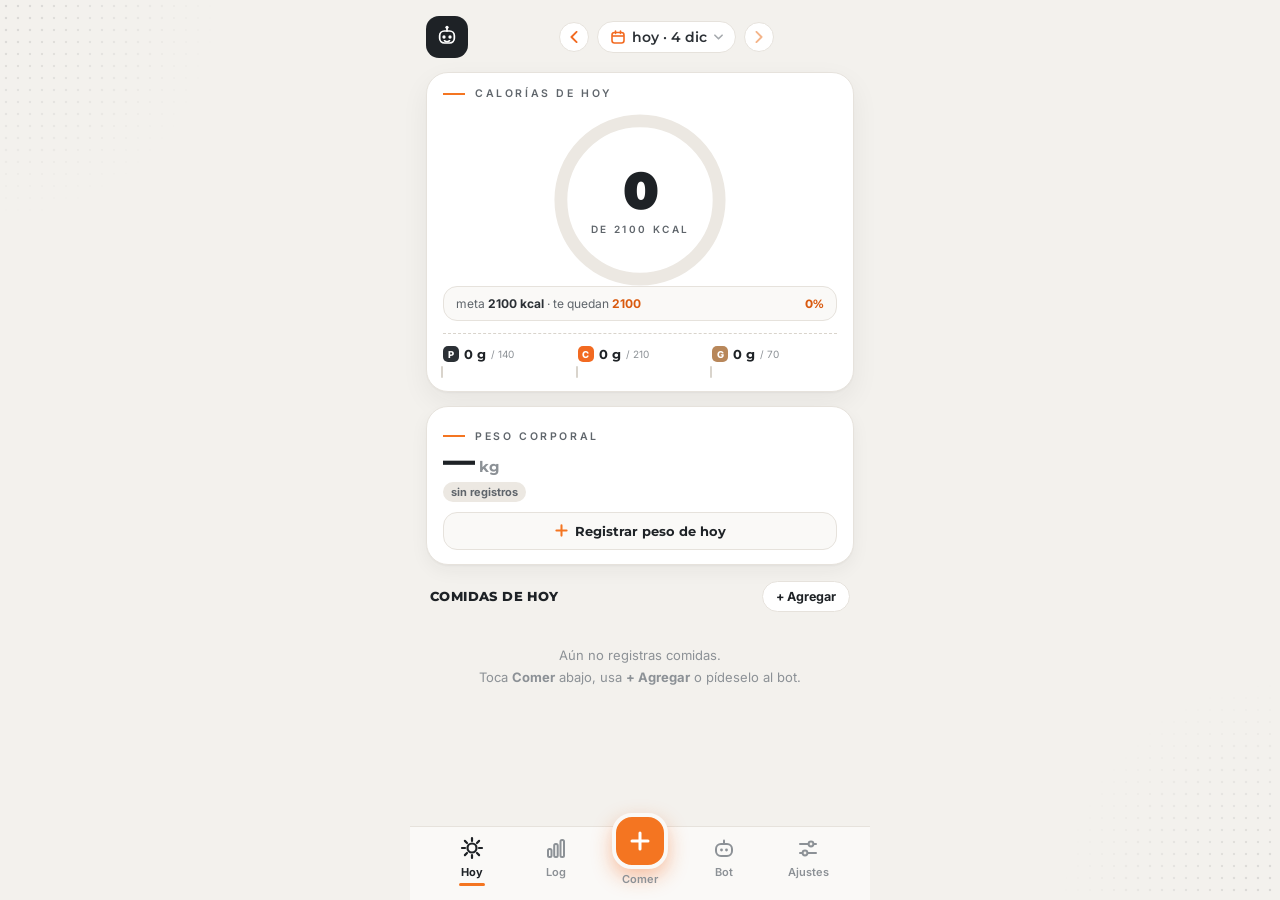
<file: index.html>
<!DOCTYPE html>
<html lang="es">
<head>
  <meta charset="UTF-8">
  <meta name="viewport" content="width=device-width, initial-scale=1.0, maximum-scale=1, user-scalable=no, viewport-fit=cover">
  <meta name="theme-color" content="#F3F1ED">
  <title>JimmiteoBot · Tu coach de nutrición con IA</title>
  <link rel="preconnect" href="https://fonts.googleapis.com">
  <link rel="preconnect" href="https://fonts.gstatic.com" crossorigin>
  <link href="https://fonts.googleapis.com/css2?family=Montserrat:wght@600;700;800;900&family=Inter:wght@400;500;600;700&display=swap" rel="stylesheet">
  <link rel="stylesheet" href="styles.css?v=19">
  <script>window.APP = window.APP || { name: "JimmiteoBot", store: "jimmiteobot_v2" };</script>
  <link rel="manifest" href="manifest.json">
  <meta name="mobile-web-app-capable" content="yes">
  <meta name="apple-mobile-web-app-capable" content="yes">
  <meta name="apple-mobile-web-app-status-bar-style" content="default">
  <meta name="apple-mobile-web-app-title" content="JimmiteoBot">
  <link rel="apple-touch-icon" href="apple-touch-icon.png">
  <link rel="icon" href="data:image/svg+xml,<svg xmlns='http://www.w3.org/2000/svg' viewBox='0 0 24 24'><rect x='3' y='6' width='18' height='14' rx='5' fill='%23F26A21'/><circle cx='9' cy='13' r='2' fill='%23F3F1ED'/><circle cx='15' cy='13' r='2' fill='%23F3F1ED'/><rect x='11' y='2' width='2' height='4' rx='1' fill='%23F7892F'/></svg>">
</head>
<body>
  <!-- fondo: blobs cítricos + burbujitas -->
  <div class="bg" aria-hidden="true">
    <div class="blob blob-1"></div>
    <div class="blob blob-2"></div>
    <div class="bubbles" id="bubbles"></div>
  </div>

  <div class="app">
    <!-- ============ HOY ============ -->
    <main class="view view-active" id="view-hoy">
      <header class="hd">
        <div class="hd-logo">
          <svg width="24" height="24" viewBox="0 0 36 36" fill="none">
            <line x1="18" y1="4" x2="18" y2="9" stroke="white" stroke-width="2.6" stroke-linecap="round"/>
            <circle cx="18" cy="3.5" r="2.4" fill="white"/>
            <rect x="7" y="9" width="22" height="18" rx="7" stroke="white" stroke-width="2.6"/>
            <circle cx="13.5" cy="18" r="2.5" fill="white"/><circle cx="22.5" cy="18" r="2.5" fill="white"/>
            <path d="M14 23.5c1.2 1 2.6 1.5 4 1.5s2.8-.5 4-1.5" stroke="white" stroke-width="2.2" stroke-linecap="round"/>
          </svg>
        </div>
        <div class="hd-nav">
          <button class="navbtn" id="prevDay" aria-label="Día anterior">
            <svg width="8" height="12" viewBox="0 0 8 14"><path d="M7 1L1 7l6 6" stroke="#F26A21" stroke-width="2.2" fill="none" stroke-linecap="round" stroke-linejoin="round"/></svg>
          </button>
          <button class="datepill" id="datePill">
            <svg width="14" height="14" viewBox="0 0 14 14" fill="none"><rect x="1" y="2.5" width="12" height="10.5" rx="2.5" stroke="#F26A21" stroke-width="1.6"/><path d="M1 6h12" stroke="#F26A21" stroke-width="1.6"/><path d="M4.5 1v2.5M9.5 1v2.5" stroke="#F26A21" stroke-width="1.6" stroke-linecap="round"/></svg>
            <span id="dateLabel">hoy</span>
            <svg width="9" height="6" viewBox="0 0 10 6"><path d="M1 1l4 4 4-4" stroke="#A5A9AD" stroke-width="1.8" fill="none" stroke-linecap="round" stroke-linejoin="round"/></svg>
            <input type="date" id="dateInput" aria-label="Cambiar fecha">
          </button>
          <button class="navbtn" id="nextDay" aria-label="Día siguiente">
            <svg width="8" height="12" viewBox="0 0 8 14"><path d="M1 1l6 6-6 6" stroke="#F4B489" stroke-width="2.2" fill="none" stroke-linecap="round" stroke-linejoin="round"/></svg>
          </button>
        </div>
        <div class="streak" id="streakChip" hidden><span class="streak-ico">🔥</span> <b id="streakDays">0</b> días</div>
      </header>

      <!-- nota del día (solo versiones con frases) -->
      <button class="note-card" id="loveNote" hidden>
        <span class="note-eyebrow">PARA TI</span>
        <span class="note-text" id="loveText"></span>
        <span class="note-sign"><span id="loveSign"></span> <i>♥</i></span>
      </button>

      <!-- medidor de calorías -->
      <section class="card card-hero">
        <div class="hero-head">
          <span class="hero-eyebrow">CALORÍAS DE HOY</span>
          <span class="hero-rule"></span>
        </div>
        <div class="hero-canvas" id="heroStage"></div>
        <div class="dataline">
          <span>meta <b id="dlMeta">2100 kcal</b> · te quedan <b class="dl-rest" id="dlRest">0</b></span>
          <span class="dataline-pct" id="dlPct">0%</span>
        </div>
        <div class="macros" id="macrosRow"></div>
      </section>

      <!-- peso corporal -->
      <section class="card wcard">
        <div class="w-top">
          <div class="w-main">
            <div class="w-label">PESO CORPORAL</div>
            <div class="w-val"><b id="weightNow">—</b><span id="weightUnit">kg</span></div>
            <div class="w-trend"><span class="w-delta" id="weightDelta">sin registros</span><span class="w-since" id="weightSince"></span></div>
          </div>
          <svg class="w-spark" id="weightSpark" width="112" height="52" viewBox="0 0 112 52" aria-hidden="true"></svg>
        </div>
        <button class="w-btn" id="logWeightBtn">
          <svg width="13" height="13" viewBox="0 0 14 14"><path d="M7 1.5v11M1.5 7h11" stroke="#16A34A" stroke-width="2.2" stroke-linecap="round"/></svg>
          Registrar peso de hoy
        </button>
      </section>

      <!-- comidas -->
      <section class="meals">
        <div class="meals-head">
          <h3>Comidas de hoy</h3>
          <button class="add-btn" id="addMealBtn">+ Agregar</button>
        </div>
        <div id="mealList"></div>
        <div class="empty" id="mealEmpty">Aún no registras comidas.<br>Toca <b>Comer</b> abajo, usa <b>+ Agregar</b> o pídeselo al bot.</div>
      </section>
      <p class="verse" id="verseHoy" hidden></p>
    </main>

    <!-- ============ LOG ============ -->
    <main class="view" id="view-log">
      <h2 class="page-title">Tu progreso</h2>
      <p class="quote" id="logQuote" hidden></p>

      <section class="card">
        <div class="chart-top">
          <div class="chart-name">Peso · 6 semanas</div>
          <div class="chart-delta" id="weightRange"></div>
        </div>
        <svg class="wchart" id="weightChart" viewBox="0 0 330 150" preserveAspectRatio="none" role="img" aria-label="Gráfica de peso"></svg>
        <div class="wchart-labels" id="weightLabels"></div>
        <div class="empty" id="weightEmpty">Registra tu peso en Hoy para ver tu progreso.</div>
      </section>

      <section class="card">
        <div class="chart-top">
          <div class="chart-name" id="weekTitle">Calorías · 7 días</div>
          <div class="chart-avg">prom. <b id="weekAvg">0</b></div>
        </div>
        <div class="pills" id="segChart">
          <button data-m="kcal" class="pill on">Kcal</button><button data-m="protein" class="pill">Prot</button><button data-m="carbs" class="pill">Carbos</button><button data-m="fat" class="pill">Grasa</button>
        </div>
        <div class="weekchart" id="weekChart"></div>
      </section>

      <section class="meals">
        <div class="meals-head"><h3>Días registrados</h3></div>
        <div id="logList"></div>
        <div class="empty" id="logEmpty">Todavía no hay días con registros.</div>
      </section>
      <p class="verse" id="verseLog" hidden></p>
    </main>

    <!-- ============ BOT ============ -->
    <main class="view" id="view-comer">
      <input type="file" id="photoInput" accept="image/*" hidden>
      <section class="eat-head">
        <div>
          <div class="eat-eyebrow label">REGISTRAR COMIDA</div>
          <h2 class="eat-title">¿Qué vas a<br><em>comer?</em></h2>
        </div>
        <div class="eat-left"><b id="eatLeft">0</b><span id="eatLeftLbl">kcal libres hoy</span></div>
      </section>
      <div class="eat-bar"><i id="eatBarFill"></i></div>
      <p class="quote" id="eatQuote" hidden></p>

      <div class="eat-actions">
        <button class="eat-tile scan" id="btnLabel">
          <span class="eat-badge">EXACTO</span>
          <span class="eat-ico">
            <svg width="30" height="30" viewBox="0 0 30 30" fill="none"><path d="M4 9V6a2 2 0 0 1 2-2h3M21 4h3a2 2 0 0 1 2 2v3M26 21v3a2 2 0 0 1-2 2h-3M9 26H6a2 2 0 0 1-2-2v-3" stroke="#fff" stroke-width="2.4" stroke-linecap="round"/><path d="M9 11h12M9 15h12M9 19h7" stroke="#fff" stroke-width="2.4" stroke-linecap="round"/></svg>
          </span>
          <b>Escanear producto</b>
          <i>etiqueta + báscula</i>
        </button>
        <button class="eat-tile plate" id="btnPlate">
          <span class="eat-badge">ESTIMADO</span>
          <span class="eat-ico">
            <svg width="30" height="30" viewBox="0 0 30 30" fill="none"><rect x="3" y="8" width="24" height="17" rx="5" stroke="#D95A0F" stroke-width="2.4"/><path d="M10 8l2-4h6l2 4" stroke="#D95A0F" stroke-width="2.4" stroke-linejoin="round"/><circle cx="15" cy="16.5" r="4.5" stroke="#F7892F" stroke-width="2.4"/></svg>
          </span>
          <b>Foto del plato</b>
          <i>cuando comes fuera</i>
        </button>
      </div>

      <section class="eat-sec">
        <div class="eat-sec-head"><h3>Tus productos</h3><button class="eat-link" id="eatAll">ver todos</button></div>
        <div class="eat-carousel" id="eatProducts"></div>
      </section>

      <button class="eat-manual" id="eatManual">¿Sin etiqueta ni foto? <b>Registrar a mano →</b></button>
    </main>

    <main class="view view-bot" id="view-bot">
      <div class="bot-head">
        <div class="bot-avatar">
          <svg width="22" height="22" viewBox="0 0 36 36" fill="none">
            <line x1="18" y1="4" x2="18" y2="9" stroke="white" stroke-width="2.6" stroke-linecap="round"/>
            <circle cx="18" cy="3.5" r="2.4" fill="white"/>
            <rect x="7" y="9" width="22" height="18" rx="7" stroke="white" stroke-width="2.6"/>
            <circle cx="13.5" cy="18" r="2.5" fill="white"/><circle cx="22.5" cy="18" r="2.5" fill="white"/>
          </svg>
          <i class="dot"></i>
        </div>
        <div>
          <div class="bot-name" id="botName">Jimmiteobot</div>
          <div class="bot-status" id="botStatus">en línea · listo para ayudarte</div>
        </div>
      </div>
      <div class="chat-scroll" id="chatScroll"><div class="chat" id="chatList"></div></div>
      <div class="chips" id="chatChips">
        <button class="chip" data-q="¿Cómo voy hoy?">¿Cómo voy hoy?</button>
        <button class="chip" data-q="Calcula mis macros">Calcula mis macros</button>
        <button class="chip" data-q="Peso 78.4">Registrar peso</button>
        <button class="chip" data-q="Recomiéndame un libro">Un libro</button>
        <button class="chip" data-q="Dame un consejo de salud">Consejo</button>
      </div>
      <form class="chat-input" id="chatForm">
        <input type="text" id="chatText" placeholder="Escríbele a tu coach…" autocomplete="off">
        <button type="submit" class="send" aria-label="Enviar">
          <svg width="17" height="17" viewBox="0 0 20 20" fill="none"><path d="M2.5 10L17 3.5 13.5 17l-3.8-4.6L2.5 10Z" stroke="#fff" stroke-width="1.8" stroke-linejoin="round"/></svg>
        </button>
      </form>
    </main>

    <!-- ============ AJUSTES ============ -->
    <main class="view" id="view-config">
      <h2 class="page-title">Ajus<em>tes</em></h2>

      <section class="card">
        <div class="card-title">Metas diarias</div>
        <div id="goalRows"></div>
      </section>

      <section class="card">
        <div class="card-title">Tu perfil</div>
        <label class="prof-row"><span>Nombre</span><input type="text" id="pNombre" placeholder="Tu nombre"></label>
        <div class="prof-obj">
          <div class="prof-k">Objetivo</div>
          <div class="seg" id="segObjetivo"><button data-o="cut" class="seg-btn on">Perder</button><button data-o="maintain" class="seg-btn">Mantener</button><button data-o="bulk" class="seg-btn">Ganar</button></div>
        </div>
        <div class="prof-grid">
          <label class="pbox"><span class="pbox-k">PESO (<i class="wUnitLbl">kg</i>)</span><input class="pbox-v" type="number" id="pPeso" min="20" max="700" step="0.1" placeholder="—"></label>
          <label class="pbox" id="alturaCmWrap"><span class="pbox-k">ALTURA (CM)</span><input class="pbox-v" type="number" id="pAltura" min="100" max="230" placeholder="—"></label>
          <label class="pbox" id="alturaFtWrap" hidden><span class="pbox-k">ALTURA (FT/IN)</span>
            <span class="pbox-dual"><input class="pbox-v" type="number" id="pAlturaFt" min="3" max="7" placeholder="5"><input class="pbox-v" type="number" id="pAlturaIn" min="0" max="11" placeholder="9"></span>
          </label>
          <label class="pbox"><span class="pbox-k">EDAD</span><input class="pbox-v" type="number" id="pEdad" min="10" max="110" placeholder="—"></label>
          <label class="pbox"><span class="pbox-k">SEXO</span>
            <select class="pbox-v" id="pSexo"><option value="m">Hombre</option><option value="f">Mujer</option></select>
          </label>
          <label class="pbox"><span class="pbox-k">ACTIVIDAD</span>
            <select class="pbox-v" id="pActividad">
              <option value="1.2">Sedentario</option><option value="1.375">Ligera</option><option value="1.55">Moderada</option><option value="1.725">Alta</option>
            </select>
          </label>
          <label class="pbox"><span class="pbox-k">RITMO</span>
            <select class="pbox-v" id="pRitmo">
              <option value="0.25">0.25 kg/sem</option><option value="0.5">0.5 kg/sem</option><option value="0.75">0.75 kg/sem</option><option value="1">1 kg/sem</option>
            </select>
          </label>
        </div>
        <button class="calc-btn" id="calcMacrosBtn">⚡ Calcular mis macros</button>
        <div class="sug" id="tdeeHint"></div>
      </section>


      <details class="card adv">
        <summary class="card-title">Avanzado <span>unidades, API y datos</span></summary>
        <div class="seg-col lang-row">
          <div class="seg-k">IDIOMA · LANGUAGE</div>
          <div class="seg" id="segLang"><button data-l="en" class="seg-btn">English</button><button data-l="es" class="seg-btn">Español</button></div>
        </div>
        <div class="seg-row">
          <div class="seg-col">
            <div class="seg-k">PESO</div>
            <div class="seg" id="segWeight"><button data-u="kg" class="seg-btn on">kg</button><button data-u="lb" class="seg-btn">lb</button></div>
          </div>
          <div class="seg-col">
            <div class="seg-k">ALTURA</div>
            <div class="seg" id="segHeight"><button data-u="cm" class="seg-btn on">cm</button><button data-u="ft" class="seg-btn">ft/in</button></div>
          </div>
        </div>
        <div class="api-row" id="apiRow">
          <svg width="16" height="16" viewBox="0 0 16 16" fill="none"><circle cx="5.5" cy="10.5" r="3.5" stroke="#3A3F44" stroke-width="1.8"/><path d="M8 8l6-6M11 5l2 2M9 7l1.6 1.6" stroke="#3A3F44" stroke-width="1.8" stroke-linecap="round"/></svg>
          <span class="api-key" id="apiKeyMask">sin configurar</span>
          <span class="api-edit">Editar</span>
        </div>
        <div class="api-note" id="apiStatus"></div>
        <div class="btn2">
          <button class="obtn" id="exportBtn">⬇ Exportar</button>
          <button class="obtn" id="importBtn">⬆ Importar</button>
          <input type="file" id="importInput" accept="application/json" hidden>
        </div>
        <button class="dbtn" id="resetBtn">Borrar todos los datos</button>
      </details>
    </main>

    <!-- nav inferior -->
    <div class="scan-ov" id="photoLoading" hidden>
      <div class="scan-card"><div class="scan-frame"><i></i></div><span id="photoLoadingTxt">Analizando…</span></div>
    </div>

    <div class="splash" id="splash" hidden><div class="splash-in"><div class="splash-dog"></div><p class="splash-verse" id="splashVerse"></p></div></div>
    <div class="cheer" id="cheer" hidden><span id="cheerText"></span><b id="cheerSign"></b></div>

    <nav class="tabbar">
      <button class="tab tab-active" data-view="hoy">
        <svg class="tab-ico" width="24" height="24" viewBox="0 0 24 24" fill="none"><circle cx="12" cy="12" r="4.5" stroke="currentColor" stroke-width="2.2"/><path d="M12 2v3M12 19v3M2 12h3M19 12h3M4.9 4.9l2.1 2.1M17 17l2.1 2.1M19.1 4.9L17 7M7 17l-2.1 2.1" stroke="currentColor" stroke-width="2.2" stroke-linecap="round"/></svg>
        <span>Hoy</span><i class="tab-ind"></i>
      </button>
      <button class="tab" data-view="log">
        <svg class="tab-ico" width="24" height="24" viewBox="0 0 24 24" fill="none"><rect x="4" y="12" width="3.5" height="8" rx="1.5" stroke="currentColor" stroke-width="2"/><rect x="10.2" y="7" width="3.5" height="13" rx="1.5" stroke="currentColor" stroke-width="2"/><rect x="16.5" y="3" width="3.5" height="17" rx="1.5" stroke="currentColor" stroke-width="2"/></svg>
        <span>Log</span><i class="tab-ind"></i>
      </button>
      <button class="tab tab-fab" data-view="comer">
        <span class="fab"><svg width="26" height="26" viewBox="0 0 26 26" fill="none"><path d="M13 5v16M5 13h16" stroke="#fff" stroke-width="3" stroke-linecap="round"/></svg></span>
        <span>Comer</span>
      </button>
      <button class="tab" data-view="bot">
        <svg class="tab-ico" width="24" height="24" viewBox="0 0 24 24" fill="none"><rect x="4" y="7" width="16" height="12" rx="5" stroke="currentColor" stroke-width="2"/><line x1="12" y1="3.5" x2="12" y2="7" stroke="currentColor" stroke-width="2" stroke-linecap="round"/><circle cx="9.5" cy="13" r="1.4" fill="currentColor"/><circle cx="14.5" cy="13" r="1.4" fill="currentColor"/></svg>
        <span>Bot</span><i class="tab-ind"></i><i class="tab-glow"></i>
      </button>
      <button class="tab" data-view="config">
        <svg class="tab-ico" width="24" height="24" viewBox="0 0 24 24" fill="none"><line x1="4" y1="7" x2="20" y2="7" stroke="currentColor" stroke-width="2" stroke-linecap="round"/><circle cx="15" cy="7" r="2.4" fill="#F3F1ED" stroke="currentColor" stroke-width="2"/><line x1="4" y1="16" x2="20" y2="16" stroke="currentColor" stroke-width="2" stroke-linecap="round"/><circle cx="9" cy="16" r="2.4" fill="#F3F1ED" stroke="currentColor" stroke-width="2"/></svg>
        <span>Ajustes</span><i class="tab-ind"></i>
      </button>
    </nav>
  </div>

  <!-- hoja inferior (modales) -->
  <div class="sheet-backdrop" id="sheetBackdrop" hidden>
    <div class="sheet" id="sheetBox" role="dialog" aria-modal="true"></div>
  </div>

  <div class="toast" id="toast" hidden></div>

  <script src="i18n.js?v=19"></script>
  <script src="frases.js?v=19"></script>
  <script src="knowledge.js?v=19"></script>
  <script src="bot.js?v=19"></script>
  <script src="app.js?v=19"></script>
</body>
</html>
</file>
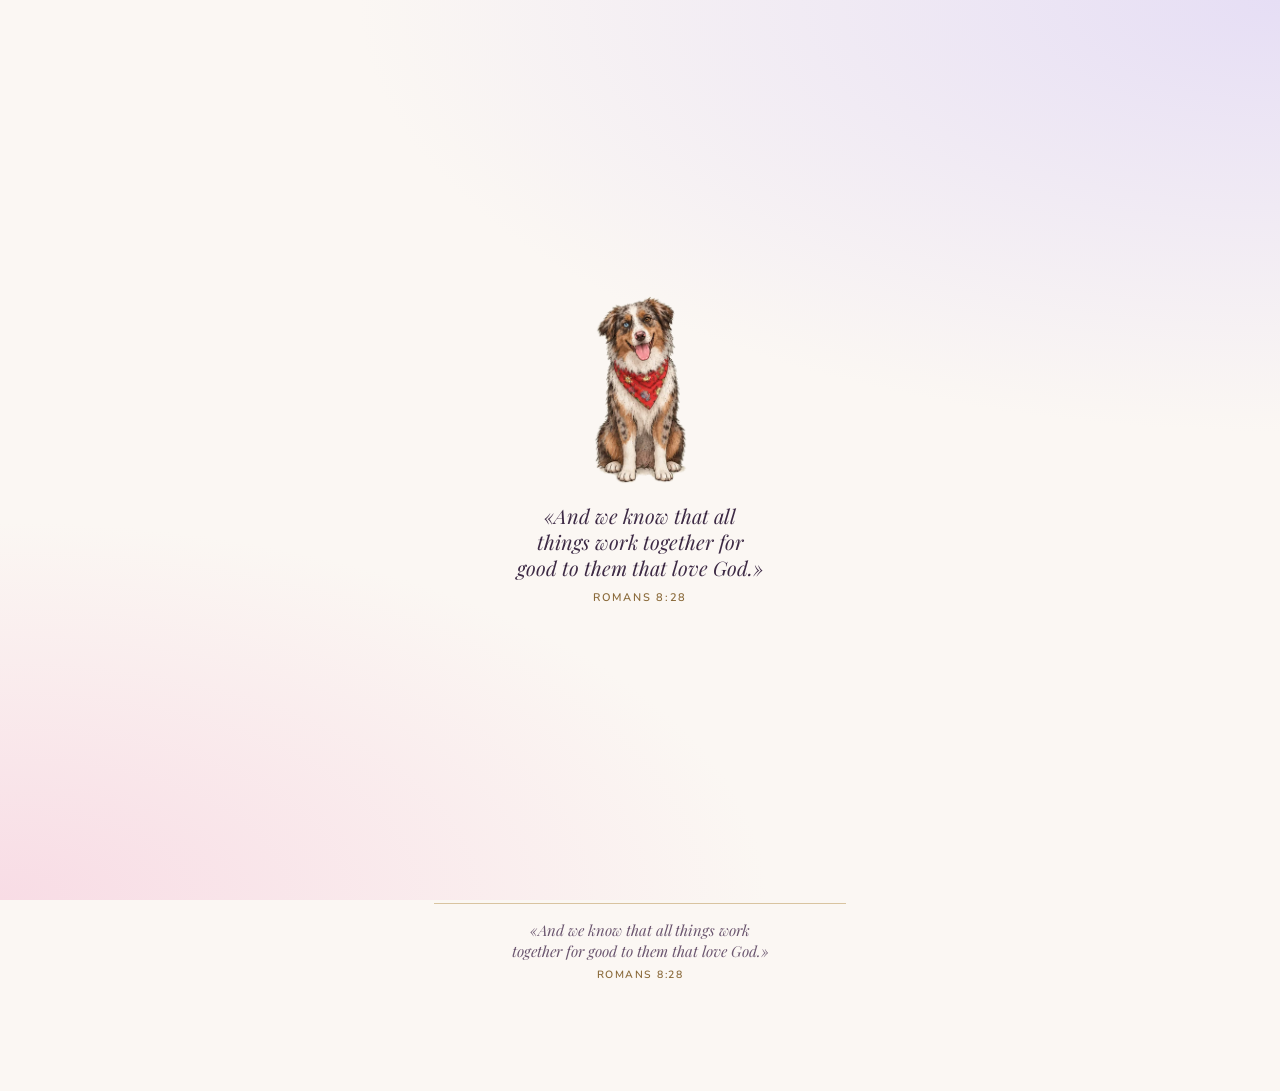
<file: tiff/index.html>
<!DOCTYPE html>
<html lang="es">
<head>
  <meta charset="UTF-8">
  <meta name="viewport" content="width=device-width, initial-scale=1.0, maximum-scale=1, user-scalable=no, viewport-fit=cover">
  <meta name="theme-color" content="#FBF7F3">
  <title>Tiff Fit · Tu coach de nutrición</title>
  <link rel="preconnect" href="https://fonts.googleapis.com">
  <link rel="preconnect" href="https://fonts.gstatic.com" crossorigin>
  <link href="https://fonts.googleapis.com/css2?family=Montserrat:wght@600;700;800;900&family=Inter:wght@400;500;600;700&display=swap" rel="stylesheet">
  <link rel="stylesheet" href="../styles.css?v=19">
  <link rel="stylesheet" href="../tiff-assets/skin.css">
  <script>window.APP = {"name": "Tiff Fit", "store": "tiff_fit_v1", "notes": true, "firma": "NR", "verses": true, "bot": "Astro", "lang": "en", "accent": "#8C70CB", "macroColors": {"protein": "#4A78BA", "carbs": "#D8709A", "fat": "#8C70CB"}, "softColors": {"kcal": "#E6DEF5", "protein": "#DCE8F6", "carbs": "#F9DFE8", "fat": "#E9E2F7"}};</script>
  <link rel="manifest" href="manifest.json">
  <meta name="mobile-web-app-capable" content="yes">
  <meta name="apple-mobile-web-app-capable" content="yes">
  <meta name="apple-mobile-web-app-status-bar-style" content="default">
  <meta name="apple-mobile-web-app-title" content="Tiff Fit">
  <link rel="apple-touch-icon" href="../tiff-assets/astro/astro-icon-180.png">
  <link rel="icon" type="image/png" href="../tiff-assets/astro/astro-icon-192.png">
</head>
<body>
  <!-- fondo: blobs cítricos + burbujitas -->
  <div class="bg" aria-hidden="true">
    <div class="blob blob-1"></div>
    <div class="blob blob-2"></div>
    <div class="bubbles" id="bubbles"></div>
  </div>

  <div class="app">
    <!-- ============ HOY ============ -->
    <main class="view view-active" id="view-hoy">
      <header class="hd">
        <div class="hd-logo">
          <svg width="24" height="24" viewBox="0 0 36 36" fill="none">
            <line x1="18" y1="4" x2="18" y2="9" stroke="white" stroke-width="2.6" stroke-linecap="round"/>
            <circle cx="18" cy="3.5" r="2.4" fill="white"/>
            <rect x="7" y="9" width="22" height="18" rx="7" stroke="white" stroke-width="2.6"/>
            <circle cx="13.5" cy="18" r="2.5" fill="white"/><circle cx="22.5" cy="18" r="2.5" fill="white"/>
            <path d="M14 23.5c1.2 1 2.6 1.5 4 1.5s2.8-.5 4-1.5" stroke="white" stroke-width="2.2" stroke-linecap="round"/>
          </svg>
        </div>
        <div class="hd-nav">
          <button class="navbtn" id="prevDay" aria-label="Día anterior">
            <svg width="8" height="12" viewBox="0 0 8 14"><path d="M7 1L1 7l6 6" stroke="#F26A21" stroke-width="2.2" fill="none" stroke-linecap="round" stroke-linejoin="round"/></svg>
          </button>
          <button class="datepill" id="datePill">
            <svg width="14" height="14" viewBox="0 0 14 14" fill="none"><rect x="1" y="2.5" width="12" height="10.5" rx="2.5" stroke="#F26A21" stroke-width="1.6"/><path d="M1 6h12" stroke="#F26A21" stroke-width="1.6"/><path d="M4.5 1v2.5M9.5 1v2.5" stroke="#F26A21" stroke-width="1.6" stroke-linecap="round"/></svg>
            <span id="dateLabel">hoy</span>
            <svg width="9" height="6" viewBox="0 0 10 6"><path d="M1 1l4 4 4-4" stroke="#A5A9AD" stroke-width="1.8" fill="none" stroke-linecap="round" stroke-linejoin="round"/></svg>
            <input type="date" id="dateInput" aria-label="Cambiar fecha">
          </button>
          <button class="navbtn" id="nextDay" aria-label="Día siguiente">
            <svg width="8" height="12" viewBox="0 0 8 14"><path d="M1 1l6 6-6 6" stroke="#F4B489" stroke-width="2.2" fill="none" stroke-linecap="round" stroke-linejoin="round"/></svg>
          </button>
        </div>
        <div class="streak" id="streakChip" hidden><span class="streak-ico">🔥</span> <b id="streakDays">0</b> días</div>
      </header>

      <!-- nota del día (solo versiones con frases) -->
      <button class="note-card" id="loveNote" hidden>
        <span class="note-eyebrow">PARA TI</span>
        <span class="note-text" id="loveText"></span>
        <span class="note-sign"><span id="loveSign"></span> <i>♥</i></span>
      </button>

      <!-- medidor de calorías -->
      <section class="card card-hero">
        <div class="hero-head">
          <span class="hero-eyebrow">CALORÍAS DE HOY</span>
          <span class="hero-rule"></span>
        </div>
        <div class="hero-canvas" id="heroStage"></div>
        <div class="dataline">
          <span>meta <b id="dlMeta">2100 kcal</b> · te quedan <b class="dl-rest" id="dlRest">0</b></span>
          <span class="dataline-pct" id="dlPct">0%</span>
        </div>
        <div class="macros" id="macrosRow"></div>
      </section>

      <!-- peso corporal -->
      <section class="card wcard">
        <div class="w-top">
          <div class="w-main">
            <div class="w-label">PESO CORPORAL</div>
            <div class="w-val"><b id="weightNow">—</b><span id="weightUnit">kg</span></div>
            <div class="w-trend"><span class="w-delta" id="weightDelta">sin registros</span><span class="w-since" id="weightSince"></span></div>
          </div>
          <svg class="w-spark" id="weightSpark" width="112" height="52" viewBox="0 0 112 52" aria-hidden="true"></svg>
        </div>
        <button class="w-btn" id="logWeightBtn">
          <svg width="13" height="13" viewBox="0 0 14 14"><path d="M7 1.5v11M1.5 7h11" stroke="#16A34A" stroke-width="2.2" stroke-linecap="round"/></svg>
          Registrar peso de hoy
        </button>
      </section>

      <!-- comidas -->
      <section class="meals">
        <div class="meals-head">
          <h3>Comidas de hoy</h3>
          <button class="add-btn" id="addMealBtn">+ Agregar</button>
        </div>
        <div id="mealList"></div>
        <div class="empty" id="mealEmpty">Aún no registras comidas.<br>Toca <b>Comer</b> abajo, usa <b>+ Agregar</b> o pídeselo al bot.</div>
      </section>
      <p class="verse" id="verseHoy" hidden></p>
    </main>

    <!-- ============ LOG ============ -->
    <main class="view" id="view-log">
      <h2 class="page-title">Tu progreso</h2>
      <p class="quote" id="logQuote" hidden></p>

      <section class="card">
        <div class="chart-top">
          <div class="chart-name">Peso · 6 semanas</div>
          <div class="chart-delta" id="weightRange"></div>
        </div>
        <svg class="wchart" id="weightChart" viewBox="0 0 330 150" preserveAspectRatio="none" role="img" aria-label="Gráfica de peso"></svg>
        <div class="wchart-labels" id="weightLabels"></div>
        <div class="empty" id="weightEmpty">Registra tu peso en Hoy para ver tu progreso.</div>
      </section>

      <section class="card">
        <div class="chart-top">
          <div class="chart-name" id="weekTitle">Calorías · 7 días</div>
          <div class="chart-avg">prom. <b id="weekAvg">0</b></div>
        </div>
        <div class="pills" id="segChart">
          <button data-m="kcal" class="pill on">Kcal</button><button data-m="protein" class="pill">Prot</button><button data-m="carbs" class="pill">Carbos</button><button data-m="fat" class="pill">Grasa</button>
        </div>
        <div class="weekchart" id="weekChart"></div>
      </section>

      <section class="meals">
        <div class="meals-head"><h3>Días registrados</h3></div>
        <div id="logList"></div>
        <div class="empty" id="logEmpty">Todavía no hay días con registros.</div>
      </section>
      <p class="verse" id="verseLog" hidden></p>
    </main>

    <!-- ============ BOT ============ -->
    <main class="view" id="view-comer">
      <input type="file" id="photoInput" accept="image/*" hidden>
      <section class="eat-head">
        <div>
          <div class="eat-eyebrow label">REGISTRAR COMIDA</div>
          <h2 class="eat-title">¿Qué vas a<br><em>comer?</em></h2>
        </div>
        <div class="eat-left"><b id="eatLeft">0</b><span id="eatLeftLbl">kcal libres hoy</span></div>
      </section>
      <div class="eat-bar"><i id="eatBarFill"></i></div>
      <p class="quote" id="eatQuote" hidden></p>

      <div class="eat-actions">
        <button class="eat-tile scan" id="btnLabel">
          <span class="eat-badge">EXACTO</span>
          <span class="eat-ico">
            <svg width="30" height="30" viewBox="0 0 30 30" fill="none"><path d="M4 9V6a2 2 0 0 1 2-2h3M21 4h3a2 2 0 0 1 2 2v3M26 21v3a2 2 0 0 1-2 2h-3M9 26H6a2 2 0 0 1-2-2v-3" stroke="#fff" stroke-width="2.4" stroke-linecap="round"/><path d="M9 11h12M9 15h12M9 19h7" stroke="#fff" stroke-width="2.4" stroke-linecap="round"/></svg>
          </span>
          <b>Escanear producto</b>
          <i>etiqueta + báscula</i>
        </button>
        <button class="eat-tile plate" id="btnPlate">
          <span class="eat-badge">ESTIMADO</span>
          <span class="eat-ico">
            <svg width="30" height="30" viewBox="0 0 30 30" fill="none"><rect x="3" y="8" width="24" height="17" rx="5" stroke="#D95A0F" stroke-width="2.4"/><path d="M10 8l2-4h6l2 4" stroke="#D95A0F" stroke-width="2.4" stroke-linejoin="round"/><circle cx="15" cy="16.5" r="4.5" stroke="#F7892F" stroke-width="2.4"/></svg>
          </span>
          <b>Foto del plato</b>
          <i>cuando comes fuera</i>
        </button>
      </div>

      <section class="eat-sec">
        <div class="eat-sec-head"><h3>Tus productos</h3><button class="eat-link" id="eatAll">ver todos</button></div>
        <div class="eat-carousel" id="eatProducts"></div>
      </section>

      <button class="eat-manual" id="eatManual">¿Sin etiqueta ni foto? <b>Registrar a mano →</b></button>
    </main>

    <main class="view view-bot" id="view-bot">
      <div class="bot-head">
        <div class="bot-avatar">
          <svg width="22" height="22" viewBox="0 0 36 36" fill="none">
            <line x1="18" y1="4" x2="18" y2="9" stroke="white" stroke-width="2.6" stroke-linecap="round"/>
            <circle cx="18" cy="3.5" r="2.4" fill="white"/>
            <rect x="7" y="9" width="22" height="18" rx="7" stroke="white" stroke-width="2.6"/>
            <circle cx="13.5" cy="18" r="2.5" fill="white"/><circle cx="22.5" cy="18" r="2.5" fill="white"/>
          </svg>
          <i class="dot"></i>
        </div>
        <div>
          <div class="bot-name" id="botName">Jimmiteobot</div>
          <div class="bot-status" id="botStatus">en línea · listo para ayudarte</div>
        </div>
      </div>
      <div class="chat-scroll" id="chatScroll"><div class="chat" id="chatList"></div></div>
      <div class="chips" id="chatChips">
        <button class="chip" data-q="¿Cómo voy hoy?">¿Cómo voy hoy?</button>
        <button class="chip" data-q="Calcula mis macros">Calcula mis macros</button>
        <button class="chip" data-q="Peso 78.4">Registrar peso</button>
        <button class="chip" data-q="Recomiéndame un libro">Un libro</button>
        <button class="chip" data-q="Dame un consejo de salud">Consejo</button>
      </div>
      <form class="chat-input" id="chatForm">
        <input type="text" id="chatText" placeholder="Escríbele a tu coach…" autocomplete="off">
        <button type="submit" class="send" aria-label="Enviar">
          <svg width="17" height="17" viewBox="0 0 20 20" fill="none"><path d="M2.5 10L17 3.5 13.5 17l-3.8-4.6L2.5 10Z" stroke="#fff" stroke-width="1.8" stroke-linejoin="round"/></svg>
        </button>
      </form>
    </main>

    <!-- ============ AJUSTES ============ -->
    <main class="view" id="view-config">
      <h2 class="page-title">Ajus<em>tes</em></h2>

      <section class="card">
        <div class="card-title">Metas diarias</div>
        <div id="goalRows"></div>
      </section>

      <section class="card">
        <div class="card-title">Tu perfil</div>
        <label class="prof-row"><span>Nombre</span><input type="text" id="pNombre" placeholder="Tu nombre"></label>
        <div class="prof-obj">
          <div class="prof-k">Objetivo</div>
          <div class="seg" id="segObjetivo"><button data-o="cut" class="seg-btn on">Perder</button><button data-o="maintain" class="seg-btn">Mantener</button><button data-o="bulk" class="seg-btn">Ganar</button></div>
        </div>
        <div class="prof-grid">
          <label class="pbox"><span class="pbox-k">PESO (<i class="wUnitLbl">kg</i>)</span><input class="pbox-v" type="number" id="pPeso" min="20" max="700" step="0.1" placeholder="—"></label>
          <label class="pbox" id="alturaCmWrap"><span class="pbox-k">ALTURA (CM)</span><input class="pbox-v" type="number" id="pAltura" min="100" max="230" placeholder="—"></label>
          <label class="pbox" id="alturaFtWrap" hidden><span class="pbox-k">ALTURA (FT/IN)</span>
            <span class="pbox-dual"><input class="pbox-v" type="number" id="pAlturaFt" min="3" max="7" placeholder="5"><input class="pbox-v" type="number" id="pAlturaIn" min="0" max="11" placeholder="9"></span>
          </label>
          <label class="pbox"><span class="pbox-k">EDAD</span><input class="pbox-v" type="number" id="pEdad" min="10" max="110" placeholder="—"></label>
          <label class="pbox"><span class="pbox-k">SEXO</span>
            <select class="pbox-v" id="pSexo"><option value="m">Hombre</option><option value="f">Mujer</option></select>
          </label>
          <label class="pbox"><span class="pbox-k">ACTIVIDAD</span>
            <select class="pbox-v" id="pActividad">
              <option value="1.2">Sedentario</option><option value="1.375">Ligera</option><option value="1.55">Moderada</option><option value="1.725">Alta</option>
            </select>
          </label>
          <label class="pbox"><span class="pbox-k">RITMO</span>
            <select class="pbox-v" id="pRitmo">
              <option value="0.25">0.25 kg/sem</option><option value="0.5">0.5 kg/sem</option><option value="0.75">0.75 kg/sem</option><option value="1">1 kg/sem</option>
            </select>
          </label>
        </div>
        <button class="calc-btn" id="calcMacrosBtn">⚡ Calcular mis macros</button>
        <div class="sug" id="tdeeHint"></div>
      </section>


      <details class="card adv">
        <summary class="card-title">Avanzado <span>unidades, API y datos</span></summary>
        <div class="seg-col lang-row">
          <div class="seg-k">IDIOMA · LANGUAGE</div>
          <div class="seg" id="segLang"><button data-l="en" class="seg-btn">English</button><button data-l="es" class="seg-btn">Español</button></div>
        </div>
        <div class="seg-row">
          <div class="seg-col">
            <div class="seg-k">PESO</div>
            <div class="seg" id="segWeight"><button data-u="kg" class="seg-btn on">kg</button><button data-u="lb" class="seg-btn">lb</button></div>
          </div>
          <div class="seg-col">
            <div class="seg-k">ALTURA</div>
            <div class="seg" id="segHeight"><button data-u="cm" class="seg-btn on">cm</button><button data-u="ft" class="seg-btn">ft/in</button></div>
          </div>
        </div>
        <div class="api-row" id="apiRow">
          <svg width="16" height="16" viewBox="0 0 16 16" fill="none"><circle cx="5.5" cy="10.5" r="3.5" stroke="#3A3F44" stroke-width="1.8"/><path d="M8 8l6-6M11 5l2 2M9 7l1.6 1.6" stroke="#3A3F44" stroke-width="1.8" stroke-linecap="round"/></svg>
          <span class="api-key" id="apiKeyMask">sin configurar</span>
          <span class="api-edit">Editar</span>
        </div>
        <div class="api-note" id="apiStatus"></div>
        <div class="btn2">
          <button class="obtn" id="exportBtn">⬇ Exportar</button>
          <button class="obtn" id="importBtn">⬆ Importar</button>
          <input type="file" id="importInput" accept="application/json" hidden>
        </div>
        <button class="dbtn" id="resetBtn">Borrar todos los datos</button>
      </details>
    </main>

    <!-- nav inferior -->
    <div class="scan-ov" id="photoLoading" hidden>
      <div class="scan-card"><div class="scan-frame"><i></i></div><span id="photoLoadingTxt">Analizando…</span></div>
    </div>

    <div class="splash" id="splash" hidden><div class="splash-in"><div class="splash-dog"></div><p class="splash-verse" id="splashVerse"></p></div></div>
    <div class="cheer" id="cheer" hidden><span id="cheerText"></span><b id="cheerSign"></b></div>

    <nav class="tabbar">
      <button class="tab tab-active" data-view="hoy">
        <svg class="tab-ico" width="24" height="24" viewBox="0 0 24 24" fill="none"><circle cx="12" cy="12" r="4.5" stroke="currentColor" stroke-width="2.2"/><path d="M12 2v3M12 19v3M2 12h3M19 12h3M4.9 4.9l2.1 2.1M17 17l2.1 2.1M19.1 4.9L17 7M7 17l-2.1 2.1" stroke="currentColor" stroke-width="2.2" stroke-linecap="round"/></svg>
        <span>Hoy</span><i class="tab-ind"></i>
      </button>
      <button class="tab" data-view="log">
        <svg class="tab-ico" width="24" height="24" viewBox="0 0 24 24" fill="none"><rect x="4" y="12" width="3.5" height="8" rx="1.5" stroke="currentColor" stroke-width="2"/><rect x="10.2" y="7" width="3.5" height="13" rx="1.5" stroke="currentColor" stroke-width="2"/><rect x="16.5" y="3" width="3.5" height="17" rx="1.5" stroke="currentColor" stroke-width="2"/></svg>
        <span>Log</span><i class="tab-ind"></i>
      </button>
      <button class="tab tab-fab" data-view="comer">
        <span class="fab"><svg width="26" height="26" viewBox="0 0 26 26" fill="none"><path d="M13 5v16M5 13h16" stroke="#fff" stroke-width="3" stroke-linecap="round"/></svg></span>
        <span>Comer</span>
      </button>
      <button class="tab" data-view="bot">
        <svg class="tab-ico" width="24" height="24" viewBox="0 0 24 24" fill="none"><rect x="4" y="7" width="16" height="12" rx="5" stroke="currentColor" stroke-width="2"/><line x1="12" y1="3.5" x2="12" y2="7" stroke="currentColor" stroke-width="2" stroke-linecap="round"/><circle cx="9.5" cy="13" r="1.4" fill="currentColor"/><circle cx="14.5" cy="13" r="1.4" fill="currentColor"/></svg>
        <span>Bot</span><i class="tab-ind"></i><i class="tab-glow"></i>
      </button>
      <button class="tab" data-view="config">
        <svg class="tab-ico" width="24" height="24" viewBox="0 0 24 24" fill="none"><line x1="4" y1="7" x2="20" y2="7" stroke="currentColor" stroke-width="2" stroke-linecap="round"/><circle cx="15" cy="7" r="2.4" fill="#F3F1ED" stroke="currentColor" stroke-width="2"/><line x1="4" y1="16" x2="20" y2="16" stroke="currentColor" stroke-width="2" stroke-linecap="round"/><circle cx="9" cy="16" r="2.4" fill="#F3F1ED" stroke="currentColor" stroke-width="2"/></svg>
        <span>Ajustes</span><i class="tab-ind"></i>
      </button>
    </nav>
  </div>

  <!-- hoja inferior (modales) -->
  <div class="sheet-backdrop" id="sheetBackdrop" hidden>
    <div class="sheet" id="sheetBox" role="dialog" aria-modal="true"></div>
  </div>

  <div class="toast" id="toast" hidden></div>

  <script src="../i18n.js?v=19"></script>
  <script src="../frases.js?v=19"></script>
  <script src="../knowledge.js?v=19"></script>
  <script src="../bot.js?v=19"></script>
  <script src="../app.js?v=19"></script>
</body>
</html>
</file>
<file: styles.css>
/* ==========================================================
   JIMMITEOBOT — "Energía cítrica"
   Tokens tomados del diseño aprobado.
   ========================================================== */
:root {
  --bg: #F3F1ED;
  --card: #FFFFFF;
  --inner: #FFFDFA;
  --line: #F3E3D2;
  --line-2: #F0D9C0;
  --wash: #F6EADC;
  --chip-bg: #FFF3E4;
  --ink: #2A1A10;
  --ink-2: #3D2B1F;
  --ink-3: #8A6A50;
  --muted: #B8987C;
  --muted-2: #A5A9AD;
  --coral: #F26A21;
  --orange: #F7892F;
  --orange-ink: #D95A0F;
  --brown: #3A3F44;
  --peach: #F4B489;
  --lime: #84CC16;
  --lime-ink: #4D7C0F;
  --green: #16A34A;
  --violet: #7C3AED;
  --amber: #D97706;
  --rose: #E11D48;
  --grad: linear-gradient(90deg, #F26A21, #F7892F);
  --grad-d: linear-gradient(135deg, #F26A21, #F7892F);
  --sh-card: 0 6px 18px rgba(242, 106, 33, .10);
  --sh-hero: 0 10px 30px rgba(242, 106, 33, .12);
  --sh-row: 0 4px 14px rgba(242, 106, 33, .08);
  --sh-inner: 0 8px 22px rgba(242, 106, 33, .13);
  --ease: cubic-bezier(.2, 1.2, .3, 1);
}

* { margin: 0; padding: 0; box-sizing: border-box; }
html { -webkit-text-size-adjust: 100%; }
body {
  font-family: "Inter", system-ui, -apple-system, sans-serif;
  background: var(--bg); color: var(--ink-2);
  min-height: 100dvh; overflow-x: hidden;
}
button { font: inherit; color: inherit; background: none; border: none; cursor: pointer; }
input, select, textarea { font-family: inherit; font-size: 16px; }
[hidden] { display: none !important; }
.sora, h2, h3, .card-title { font-family: "Montserrat", "Inter", sans-serif; }

/* ---------- fondo ---------- */
.bg { position: fixed; inset: 0; z-index: -1; overflow: hidden; }
.blob { position: absolute; border-radius: 50%; filter: blur(48px); will-change: auto; }
.blob-1 { width: 260px; height: 260px; background: rgba(242,106,33,.35); top: -60px; left: -70px; }
.blob-2 { width: 220px; height: 220px; background: rgba(163,230,53,.22); top: 220px; right: -80px; }
@keyframes blobFloat { 0%,100% { transform: translate(0,0) scale(1); } 50% { transform: translate(14px,-18px) scale(1.08); } }
.bubbles { position: absolute; inset: 0; }
.bub { position: absolute; bottom: -20px; border-radius: 50%; border: 1.5px solid rgba(247,137,47,.35); background: rgba(247,137,47,.08); animation: bubbleUp linear infinite; }
@keyframes bubbleUp { 0% { transform: translateY(0); opacity: 0; } 12% { opacity: .7; } 88% { opacity: .5; } 100% { transform: translateY(-90vh); opacity: 0; } }

/* animaciones compartidas */
@keyframes waveMove { 0% { transform: translateX(0); } 100% { transform: translateX(-50%); } }
@keyframes bubbleUpSm { 0% { transform: translateY(0); opacity: 0; } 15% { opacity: .9; } 100% { transform: translateY(-110px); opacity: 0; } }
@keyframes shimmerBar { 0% { background-position: -200% 0; } 100% { background-position: 200% 0; } }
@keyframes pulseGlow { 0%,100% { box-shadow: 0 6px 24px rgba(242,106,33,.35); } 50% { box-shadow: 0 6px 38px rgba(247,137,47,.6); } }
@keyframes sparklePop { 0%,100% { transform: scale(.4) rotate(0deg); opacity: .2; } 50% { transform: scale(1.15) rotate(24deg); opacity: 1; } }
@keyframes bounceIdle { 0%,100% { transform: translateY(0); } 50% { transform: translateY(-3px); } }
@keyframes cellFlick { 0%,100% { opacity: 1; } 50% { opacity: .35; } }
@keyframes drawLine { from { stroke-dashoffset: 600; } to { stroke-dashoffset: 0; } }
@keyframes barPop { from { transform: scaleY(0); } to { transform: scaleY(1); } }
@keyframes typingDot { 0%,60%,100% { transform: translateY(0); opacity: .4; } 30% { transform: translateY(-4px); opacity: 1; } }
@keyframes scanBeam { 0% { top: -10%; opacity: 0; } 15% { opacity: .5; } 85% { opacity: .5; } 100% { top: 110%; opacity: 0; } }
@keyframes pointPing { 0% { transform: scale(1); opacity: .8; } 100% { transform: scale(2.6); opacity: 0; } }
@keyframes eqPulse { 0%,100% { transform: scaleY(1); } 50% { transform: scaleY(.55); } }
@keyframes glossSlide { 0% { transform: translateX(-120%); } 60%,100% { transform: translateX(320%); } }
@keyframes sheetIn { from { transform: translateY(28px); opacity: 0; } to { transform: translateY(0); opacity: 1; } }
@keyframes fadeIn { from { opacity: 0; } }
@keyframes viewIn { from { opacity: 0; transform: translateY(12px); } to { opacity: 1; transform: none; } }
@keyframes popIn { from { transform: scale(0); } to { transform: scale(1); } }
@keyframes rowIn { from { opacity: 0; transform: translateX(-12px); } to { opacity: 1; transform: none; } }
@keyframes spin { to { transform: rotate(360deg); } }

/* ---------- layout ---------- */
.app {
  max-width: 460px; margin: 0 auto;
  padding: 16px 16px calc(104px + env(safe-area-inset-bottom));
  display: flex; flex-direction: column; min-height: 100dvh;
}
.view { display: none; flex-direction: column; gap: 14px; flex: 1; }
.view-active { display: flex; animation: viewIn .4s var(--ease); }
.page-title { font-size: 26px; font-weight: 800; color: var(--ink); padding: 4px 2px 0; }

.card { background: var(--card); border: 1px solid var(--line); border-radius: 20px; padding: 16px; box-shadow: var(--sh-card); }
.card-hero { border-radius: 24px; padding: 14px 16px 16px; box-shadow: var(--sh-hero); display: flex; flex-direction: column; gap: 12px; }
.card-title { font-weight: 700; font-size: 14px; color: var(--ink-2); margin-bottom: 12px; }
.empty { text-align: center; color: var(--muted); font-size: 13px; padding: 22px 10px; line-height: 1.7; }

/* ---------- header ---------- */
.hd { display: flex; align-items: center; gap: 10px; }
.hd-logo {
  width: 42px; height: 42px; border-radius: 13px; background: var(--grad-d);
  display: grid; place-items: center; box-shadow: 0 6px 18px rgba(242,106,33,.35); flex-shrink: 0;
}
.hd-nav { flex: 1; display: flex; align-items: center; justify-content: center; gap: 8px; min-width: 0; }
.navbtn {
  width: 30px; height: 30px; border-radius: 50%; background: #fff; border: 1px solid var(--line);
  display: grid; place-items: center; box-shadow: 0 2px 8px rgba(242,106,33,.12); flex-shrink: 0;
  transition: transform .15s, border-color .2s;
}
.navbtn:active { transform: scale(.88); }
.datepill {
  position: relative; display: flex; align-items: center; gap: 7px; padding: 7px 12px 7px 13px;
  border-radius: 999px; background: #fff; border: 1px solid var(--line);
  box-shadow: 0 3px 12px rgba(242,106,33,.12);
  font-family: "Montserrat", sans-serif; font-weight: 600; font-size: 13.5px; color: var(--ink-2);
  white-space: nowrap; min-width: 0; transition: border-color .2s, transform .15s;
}
.datepill:hover { border-color: var(--orange); }
.datepill:active { transform: scale(.97); }
.datepill span { overflow: hidden; text-overflow: ellipsis; }
.datepill input { position: absolute; inset: 0; opacity: 0; width: 100%; }
.streak {
  padding: 7px 11px; border-radius: 999px;
  background: linear-gradient(135deg, rgba(242,106,33,.12), rgba(247,137,47,.16));
  border: 1px solid rgba(247,137,47,.35);
  font-size: 12.5px; font-weight: 700; color: var(--orange-ink); white-space: nowrap;
  animation: bounceIdle 2.8s ease-in-out infinite, popIn .4s var(--ease); flex-shrink: 0;
}

/* ---------- medidor de calorías ---------- */
.hero-head { display: flex; align-items: center; gap: 8px; }
.hero-eyebrow { font-size: 10.5px; font-weight: 800; letter-spacing: 1.4px; color: var(--muted); }
.hero-rule { flex: 1; height: 1px; background: var(--line); }
.hero-switch {
  display: flex; align-items: center; gap: 5px; padding: 5px 10px; border-radius: 999px;
  background: var(--chip-bg); border: 1px solid var(--line);
  font-size: 10.5px; font-weight: 700; color: var(--brown);
  transition: border-color .2s, color .2s, transform .15s;
}
.hero-switch:hover { border-color: var(--orange); color: var(--coral); }
.hero-switch:active { transform: scale(.93); }
.hero-canvas { height: 152px; display: flex; align-items: center; justify-content: center; animation: viewIn .4s var(--ease); }

.kbig { font-family: "Montserrat", sans-serif; font-weight: 800; line-height: 1; color: var(--ink); }
.klbl { font-size: 10.5px; font-weight: 800; letter-spacing: 1.4px; color: var(--muted); }

/* 01 cápsula */
.cap {
  position: relative; width: 218px; height: 142px;
  border-radius: 46% 54% 48% 52% / 58% 54% 46% 42%;
  background: var(--inner); border: 1.5px solid var(--line);
  box-shadow: 0 14px 34px rgba(242,106,33,.16), inset 0 2px 10px rgba(255,255,255,.9); overflow: hidden;
}
.cap-water { position: absolute; left: 0; right: 0; bottom: 0; height: 0; transition: height 1s var(--ease); }
.cap-wave { position: absolute; left: 0; width: 200%; height: 28px; top: -14px; animation: waveMove 4s linear infinite; }
.cap-wave.w2 { height: 24px; top: -8px; opacity: .5; animation: waveMove 6.5s linear infinite reverse; }
.cap-fill { position: absolute; inset: 12px 0 0 0; background: linear-gradient(180deg, #F7892F, #F26A21); }
.cap-b { position: absolute; bottom: 4px; border-radius: 50%; background: rgba(255,255,255,.7); animation: bubbleUpSm 3s linear infinite; }
.cap-txt { position: relative; z-index: 2; height: 100%; display: flex; flex-direction: column; align-items: center; justify-content: center; gap: 1px; }
.cap-txt .kbig { font-size: 50px; text-shadow: 0 2px 0 rgba(255,255,255,.55); }
.cap-txt .klbl { font-size: 10.5px; letter-spacing: 1.6px; color: rgba(30,34,38,.62); }

/* 02 batería */
.col-c { display: flex; flex-direction: column; align-items: center; gap: 14px; }
.row-base { display: flex; align-items: baseline; gap: 7px; }
.bat-box { display: flex; align-items: center; gap: 3px; }
.bat-cells { display: flex; gap: 4px; padding: 7px; border-radius: 13px; background: var(--inner); border: 1.5px solid var(--line); box-shadow: var(--sh-inner); }
.cell { width: 16px; height: 32px; border-radius: 5px; background: var(--wash); transition: background .3s; }
.cell.on { background: var(--grad); animation: cellFlick 1.8s ease-in-out infinite; }
.cell.on.hot { background: linear-gradient(90deg, #F43F5E, #E11D48); }
.bat-tip { width: 5px; height: 15px; border-radius: 0 3px 3px 0; background: var(--line-2); }

/* 03 número + barra */
.num-hero { font-family: "Montserrat", sans-serif; font-weight: 800; font-size: 82px; line-height: .9; background: linear-gradient(120deg, #F26A21, #F7892F); -webkit-background-clip: text; background-clip: text; -webkit-text-fill-color: transparent; }
.num-bar { width: 240px; height: 9px; border-radius: 999px; background: var(--wash); overflow: hidden; }
.num-fill { height: 100%; width: 0; border-radius: 999px; background: linear-gradient(90deg, #F26A21, #F7892F, #FFD08A, #F7892F); background-size: 200% 100%; animation: shimmerBar 2.4s linear infinite; transition: width 1s var(--ease); }
.num-legend { width: 240px; display: flex; justify-content: space-between; font-size: 10px; font-weight: 800; letter-spacing: .8px; color: var(--muted); }
.num-legend .meta { color: var(--lime-ink); }

/* 04 torre */
.tower-wrap { display: flex; align-items: flex-end; gap: 18px; }
.tower { display: flex; flex-direction: column-reverse; gap: 4px; padding: 7px; border-radius: 14px; background: var(--inner); border: 1.5px solid var(--line); box-shadow: var(--sh-inner); }
.blk { width: 58px; height: 9px; border-radius: 3px; background: var(--wash); transition: background .3s; }
.blk.on { background: var(--grad); }
.blk.on.hot { background: linear-gradient(90deg, #F43F5E, #E11D48); }

/* 05 ecualizador */
.eq-box { display: flex; align-items: flex-end; gap: 4px; height: 66px; padding: 8px 12px; border-radius: 14px; background: var(--inner); border: 1.5px solid var(--line); box-shadow: var(--sh-inner); }
.eqb { width: 8px; border-radius: 3px; background: var(--wash); transform-origin: bottom; transition: background .3s; }
.eqb.on { background: var(--grad-d); animation: eqPulse 1.6s ease-in-out infinite; }
.eqb.on.hot { background: linear-gradient(135deg, #F43F5E, #E11D48); }

/* 06 termómetro */
.thermo-wrap { display: flex; align-items: center; gap: 22px; }
.thermo-col { display: flex; flex-direction: column; align-items: center; }
.thermo { position: relative; width: 28px; height: 98px; border-radius: 999px 999px 4px 4px; background: var(--inner); border: 1.5px solid var(--line); overflow: hidden; box-shadow: inset 0 2px 6px rgba(247,137,47,.10); }
.thermo-fill { position: absolute; left: 3px; right: 3px; bottom: 0; height: 0; border-radius: 999px 999px 0 0; background: linear-gradient(180deg, #F7892F, #F26A21); transition: height 1s var(--ease); }
.thermo-gloss { position: absolute; left: 7px; top: 9px; width: 4px; height: 72px; border-radius: 999px; background: rgba(255,255,255,.5); }
.thermo-bulb { width: 40px; height: 40px; border-radius: 50%; background: linear-gradient(135deg, #F7892F, #F26A21); border: 1.5px solid var(--line); margin-top: -9px; box-shadow: 0 8px 20px rgba(242,106,33,.32); animation: bounceIdle 2.6s ease-in-out infinite; }
.thermo-legend { display: flex; flex-direction: column; gap: 4px; }
.tl-row { display: flex; align-items: center; gap: 6px; }
.tl-row.meta span { font-size: 10px; font-weight: 700; color: var(--lime-ink); }
.tl-row.meta i { width: 14px; height: 2px; background: var(--lime); }
.tl-row.half span { font-size: 10px; color: var(--muted); }
.tl-row.half i { width: 9px; height: 2px; background: #E8D3BC; }

/* 07 píxeles */
.pix-grid { display: grid; grid-template-columns: repeat(10, 15px); gap: 4px; padding: 9px; border-radius: 14px; background: var(--inner); border: 1.5px solid var(--line); box-shadow: var(--sh-inner); }
.px { width: 15px; height: 10px; border-radius: 3px; background: var(--wash); transition: background .25s; }
.px.on { background: var(--grad-d); }
.px.on.hot { background: linear-gradient(135deg, #F43F5E, #E11D48); }

/* 08 balance */
.bal { display: flex; flex-direction: column; gap: 12px; width: 100%; }
.bal-top { display: flex; align-items: flex-end; justify-content: space-between; }
.bal-k { font-size: 10px; font-weight: 800; letter-spacing: 1.2px; }
.bal-k.eat { color: var(--orange-ink); }
.bal-k.left { color: var(--lime-ink); }
.bal-num { font-family: "Montserrat", sans-serif; font-weight: 800; font-size: 44px; line-height: 1; }
.bal-track { position: relative; display: flex; height: 28px; border-radius: 999px; overflow: hidden; border: 1.5px solid var(--line); background: var(--inner); }
.bal-fill { position: relative; overflow: hidden; background: var(--grad); width: 0; transition: width 1s var(--ease); }
.bal-fill i { position: absolute; top: 0; bottom: 0; width: 44px; background: linear-gradient(90deg, transparent, rgba(255,255,255,.45), transparent); animation: glossSlide 3s ease-in-out infinite; }
.bal-rest { flex: 1; background: repeating-linear-gradient(135deg, rgba(132,204,22,.24) 0 7px, rgba(132,204,22,.10) 7px 14px); }

/* línea de datos */
.dataline {
  display: flex; align-items: center; gap: 8px; padding: 9px 12px; border-radius: 14px;
  background: rgba(247,137,47,.07); border: 1px solid rgba(247,137,47,.2);
  font-size: 12px; color: var(--ink-3);
}
.dataline b { color: var(--ink-2); }
.dataline .dl-rest { color: var(--orange-ink); }
.dataline.over .dl-rest { color: var(--rose); }
.dataline-pct { margin-left: auto; font-family: "Montserrat", sans-serif; font-weight: 700; font-size: 12px; color: var(--lime-ink); }

/* ---------- macros ---------- */
.macros { display: grid; grid-template-columns: 1fr 1fr 1fr; gap: 10px; padding-top: 12px; border-top: 1px dashed var(--line-2); }
.macro { display: flex; flex-direction: column; gap: 7px; text-align: left; transition: transform .18s var(--ease); }
.macro:active { transform: scale(.95); }
.macro-head { display: flex; align-items: center; gap: 5px; }
.macro-chip { width: 16px; height: 16px; border-radius: 6px; display: grid; place-items: center; font-size: 9.5px; font-weight: 800; color: #fff; background: var(--c); flex-shrink: 0; }
.macro-g { font-family: "Montserrat", sans-serif; font-weight: 700; font-size: 12.5px; color: var(--ink); }
.macro-meta { font-size: 10px; color: var(--muted); }
/* tema segmentos */
.mbar.seg { position: relative; height: 11px; }
.mbar.seg .track { position: absolute; inset: 0; background: repeating-linear-gradient(90deg, var(--wash) 0 calc(12.5% - 3px), rgba(0,0,0,0) calc(12.5% - 3px) 12.5%); }
.mbar.seg .fill { position: absolute; inset: 0; background: repeating-linear-gradient(90deg, var(--c) 0 calc(12.5% - 3px), rgba(0,0,0,0) calc(12.5% - 3px) 12.5%); clip-path: inset(0 100% 0 0); transition: clip-path .8s var(--ease); }
/* tema líquido */
.mbar.liq { position: relative; height: 12px; border-radius: 999px; background: var(--wash); overflow: hidden; box-shadow: inset 0 1px 3px rgba(176,106,58,.16); }
.mbar.liq .fill { position: absolute; left: 0; top: 0; bottom: 0; width: 0; border-radius: 999px; background: var(--grad2); overflow: hidden; transition: width .9s var(--ease); }
.mbar.liq .fill::before { content: ""; position: absolute; left: 3px; right: 3px; top: 2px; height: 3px; border-radius: 999px; background: rgba(255,255,255,.5); }
.mbar.liq .fill i { position: absolute; top: 0; bottom: 0; width: 26px; background: linear-gradient(90deg, transparent, rgba(255,255,255,.6), transparent); animation: glossSlide 3.2s ease-in-out infinite; }
/* tema clásico */
.mbar.cls { position: relative; height: 7px; border-radius: 999px; background: var(--wash); }
.mbar.cls .fill { position: absolute; left: 0; top: 0; bottom: 0; width: 0; border-radius: 999px; background: var(--c); transition: width .9s var(--ease); }
.mbar.cls .goal { position: absolute; right: 0; top: -3px; bottom: -3px; width: 2px; border-radius: 999px; background: var(--lime); }

/* ---------- peso ---------- */
.wcard { display: flex; flex-direction: column; gap: 10px; padding: 14px 16px; }
.w-top { display: flex; align-items: center; gap: 12px; }
.w-main { flex: 1; min-width: 0; }
.w-label { font-size: 10.5px; font-weight: 800; letter-spacing: 1.4px; color: var(--muted); }
.w-val { display: flex; align-items: baseline; gap: 4px; margin-top: 2px; }
.w-val b { font-family: "Montserrat", sans-serif; font-weight: 800; font-size: 32px; line-height: 1; color: var(--green); }
.w-val span { font-family: "Montserrat", sans-serif; font-weight: 700; font-size: 15px; color: var(--green); }
.w-trend { display: flex; align-items: center; gap: 5px; margin-top: 5px; flex-wrap: wrap; }
.w-delta { display: inline-flex; align-items: center; gap: 3px; padding: 3px 8px; border-radius: 999px; background: rgba(22,163,74,.1); font-size: 11px; font-weight: 700; color: var(--green); }
.w-delta.up { background: rgba(217,119,6,.12); color: var(--amber); }
.w-delta.flat { background: var(--wash); color: var(--ink-3); }
.w-since { font-size: 11px; color: var(--ink-3); }
.w-spark { flex-shrink: 0; overflow: visible; }
.w-btn {
  display: flex; align-items: center; justify-content: center; gap: 7px; padding: 10px;
  border-radius: 14px; background: rgba(22,163,74,.09); border: 1px solid rgba(22,163,74,.3);
  color: var(--green); font-family: "Montserrat", sans-serif; font-weight: 700; font-size: 13px;
  transition: background .2s, transform .15s;
}
.w-btn:hover { background: rgba(22,163,74,.16); }
.w-btn:active { transform: scale(.97); }

/* ---------- foto ---------- */
.photo { position: relative; border: 2px dashed #D9D4CC; border-radius: 20px; padding: 16px; background: rgba(255,255,255,.6); display: flex; flex-direction: column; gap: 14px; }
.spk { position: absolute; animation: sparklePop 2.2s ease-in-out infinite; }
.spk-1 { top: 8px; right: 12px; }
.spk-2 { bottom: 10px; right: 34px; animation-delay: .7s; }
.photo-row { display: flex; align-items: center; gap: 14px; }
.photo-icon { width: 52px; height: 52px; border-radius: 16px; background: linear-gradient(135deg, rgba(242,106,33,.12), rgba(247,137,47,.2)); display: grid; place-items: center; flex-shrink: 0; }
.photo-txt { flex: 1; min-width: 0; }
.photo-title { font-weight: 700; font-size: 14px; color: var(--ink-2); }
.photo-sub { font-size: 12.5px; color: var(--ink-3); }
.photo-btns { display: grid; grid-template-columns: 1fr 1fr; gap: 10px; }
.pbtn {
  display: flex; align-items: center; justify-content: center; gap: 8px; padding: 13px;
  border-radius: 16px; background: var(--grad); color: #fff;
  font-family: "Montserrat", sans-serif; font-weight: 700; font-size: 13px; letter-spacing: .8px;
  box-shadow: 0 6px 22px rgba(242,106,33,.4); transition: transform .18s var(--ease);
}
.pbtn:hover { transform: translateY(-2px); }
.pbtn:active { transform: scale(.96); }
.pbtn-alt { background: #fff; border: 1.5px solid #F3C3A0; color: var(--orange-ink); animation: none; }
.pbtn-alt:hover { border-color: var(--orange); }
.pbtn-wide { grid-column: 1 / -1; }
.photo-btns .pbtn { font-size: 11.5px; letter-spacing: .4px; padding: 13px 6px; }
.photo-loading { display: flex; align-items: center; gap: 12px; color: var(--ink-3); font-size: 13.5px; }
.spinner { width: 20px; height: 20px; border-radius: 50%; border: 3px solid #FFE3D6; border-top-color: var(--coral); animation: spin .8s linear infinite; }

/* ---------- comidas ---------- */
.meals { display: flex; flex-direction: column; gap: 8px; }
.meals-head { display: flex; align-items: center; justify-content: space-between; padding: 2px 4px; }
.meals-head h3 { font-weight: 700; font-size: 15px; color: var(--ink-2); }
.add-btn { padding: 7px 13px; border-radius: 999px; background: #fff; border: 1px solid var(--line); font-size: 12.5px; font-weight: 700; color: var(--orange-ink); box-shadow: var(--sh-row); transition: transform .15s, border-color .2s; }
.add-btn:hover { border-color: var(--orange); }
.add-btn:active { transform: scale(.94); }
#mealList, #logList { display: flex; flex-direction: column; gap: 8px; }
.meal {
  background: #fff; border: 1px solid var(--line); border-radius: 16px; padding: 11px 13px;
  box-shadow: var(--sh-row); display: flex; flex-direction: column; gap: 9px; animation: rowIn .35s var(--ease);
}
.meal.removing { animation: rowIn .25s var(--ease) reverse forwards; }
.meal-top { display: flex; align-items: center; gap: 11px; }
.meal-emoji { width: 38px; height: 38px; border-radius: 12px; background: var(--chip-bg); display: grid; place-items: center; font-size: 19px; flex-shrink: 0; }
.meal-info { flex: 1; min-width: 0; }
.meal-name { font-weight: 600; font-size: 14px; color: var(--ink-2); overflow: hidden; text-overflow: ellipsis; white-space: nowrap; }
.meal-time { font-size: 11px; color: var(--muted); }
.meal-kcal { display: flex; align-items: baseline; gap: 3px; flex-shrink: 0; }
.meal-kcal b { font-family: "Montserrat", sans-serif; font-weight: 800; font-size: 17px; color: var(--orange); }
.meal-kcal span { font-size: 10px; font-weight: 700; color: var(--peach); }
.meal-acts { display: flex; gap: 5px; flex-shrink: 0; }
.iact { width: 27px; height: 27px; border-radius: 9px; background: var(--chip-bg); display: grid; place-items: center; transition: background .2s, transform .15s; }
.iact:active { transform: scale(.88); }
.iact.del { background: #FDECEC; }
.mrows { display: flex; flex-direction: column; gap: 5px; padding-left: 1px; }
.mrow { display: flex; align-items: center; gap: 8px; }
.mrow-chip { width: 15px; height: 15px; border-radius: 5px; background: var(--cbg); color: var(--c); font-size: 9px; font-weight: 800; display: grid; place-items: center; flex-shrink: 0; }
.mrow-g { width: 34px; font-family: "Montserrat", sans-serif; font-weight: 700; font-size: 11.5px; color: var(--ink-2); flex-shrink: 0; }
.mrow-track { flex: 1; display: flex; align-items: stretch; height: 5px; min-height: 5px; border-radius: 999px; background: var(--wash); overflow: hidden; }
.mrow-pct { width: 30px; text-align: right; font-size: 10px; font-weight: 700; color: var(--muted); flex-shrink: 0; }
.mrow-fill { display: block; height: 5px; min-height: 5px; flex: 0 0 auto; transition: width .5s var(--ease); border-radius: 999px; background: var(--c); }

/* ---------- log ---------- */
.chart-top { display: flex; align-items: baseline; justify-content: space-between; gap: 8px; margin-bottom: 6px; }
.chart-name { font-weight: 700; font-size: 14px; color: var(--ink-2); }
.chart-delta { font-size: 13px; font-weight: 700; color: var(--green); }
.chart-avg { font-size: 11.5px; font-weight: 700; color: var(--muted); }
.chart-avg b { color: var(--ink-2); }
.wchart { width: 100%; height: 150px; display: block; }
.wchart-labels { display: flex; justify-content: space-between; font-size: 11px; color: var(--muted); padding: 4px 4px 0; }
.wchart-labels b { color: var(--green); font-weight: 700; }
.pills { display: flex; gap: 5px; background: var(--wash); border-radius: 999px; padding: 3px; margin-bottom: 12px; }
.pill { flex: 1; text-align: center; padding: 6px 0; border-radius: 999px; font-size: 11.5px; font-weight: 700; color: var(--brown); transition: background .25s, color .25s, box-shadow .25s; }
.pill.on { background: var(--grad); color: #fff; box-shadow: 0 3px 10px rgba(242,106,33,.3); }
.weekchart { position: relative; height: 132px; display: flex; align-items: flex-end; gap: 8px; padding: 0 2px; }
.meta-line { position: absolute; left: 0; right: 0; border-top: 2px dashed var(--mc); opacity: .55; pointer-events: none; }
.meta-lbl { position: absolute; right: 0; font-size: 9.5px; font-weight: 800; letter-spacing: .6px; color: var(--mc); pointer-events: none; }
.wbar { flex: 1; display: flex; flex-direction: column; align-items: center; gap: 6px; }
.wbar-fill { width: 100%; border-radius: 7px 7px 3px 3px; background: var(--bg2); transform-origin: bottom; animation: barPop .8s cubic-bezier(.2,1.4,.4,1) both; }
.wbar.today .wbar-fill { background: var(--grad-d); }
.wbar-day { font-size: 10px; font-weight: 700; color: var(--muted); }
.wbar.today .wbar-day { color: var(--orange-ink); }
.day-row { background: #fff; border: 1px solid var(--line); border-radius: 16px; padding: 12px 14px; box-shadow: var(--sh-row); display: flex; align-items: center; gap: 12px; width: 100%; text-align: left; animation: rowIn .3s var(--ease); }
.day-date { width: 42px; text-align: center; flex-shrink: 0; }
.day-num { font-family: "Montserrat", sans-serif; font-weight: 800; font-size: 17px; color: var(--ink); line-height: 1; }
.day-mes { font-size: 10px; font-weight: 700; color: var(--muted); letter-spacing: 1px; text-transform: uppercase; }
.day-div { width: 1px; height: 30px; background: var(--line); flex-shrink: 0; }
.day-main { flex: 1; min-width: 0; }
.day-kcal { font-weight: 600; font-size: 13.5px; color: var(--ink-2); }
.day-macros { font-size: 11.5px; color: var(--ink-3); }
.day-w { font-size: 12.5px; font-weight: 700; color: var(--green); white-space: nowrap; }

/* ---------- bot ---------- */
.view-bot { gap: 10px; }
.bot-head { display: flex; align-items: center; gap: 12px; background: #fff; border: 1px solid var(--line); border-radius: 18px; padding: 11px 14px; box-shadow: var(--sh-card); }
.bot-avatar { position: relative; width: 40px; height: 40px; border-radius: 13px; background: var(--grad-d); display: grid; place-items: center; box-shadow: 0 6px 16px rgba(242,106,33,.3); }
.bot-avatar .dot { position: absolute; right: -2px; bottom: -2px; width: 11px; height: 11px; border-radius: 50%; background: #22C55E; border: 2px solid #fff; }
.bot-name { font-family: "Montserrat", sans-serif; font-weight: 700; font-size: 14.5px; color: var(--ink); }
.bot-status { font-size: 11.5px; color: var(--ink-3); }
.chat-scroll { flex: 1; overflow-y: auto; min-height: 0; overscroll-behavior: contain; -webkit-overflow-scrolling: touch; }
.chat-day { align-self: center; font-size: 10.5px; font-weight: 800; letter-spacing: 1px; text-transform: uppercase; color: var(--muted); background: var(--wash); border-radius: 999px; padding: 5px 12px; margin: 6px 0 2px; }
/* en el chat la app ocupa la pantalla y el scroll es del hilo */
body.chat-mode { overflow: hidden; }
body.chat-mode .app { height: 100dvh; min-height: 0; overflow: hidden; }
.view-bot { min-height: 0; }
.chat { display: flex; flex-direction: column; gap: 10px; padding: 2px 2px 8px; }
.msg { max-width: 86%; padding: 11px 14px; font-size: 13.5px; line-height: 1.5; white-space: pre-wrap; word-wrap: break-word; animation: viewIn .3s var(--ease); }
.msg-bot { align-self: flex-start; background: #fff; border: 1px solid var(--line); border-radius: 18px 18px 18px 6px; box-shadow: var(--sh-row); color: var(--ink-2); }
.msg-user { align-self: flex-end; background: var(--grad); color: #fff; font-weight: 500; border-radius: 18px 18px 6px 18px; box-shadow: 0 6px 16px rgba(242,106,33,.3); }
.msg-act { align-self: center; font-size: 12px; font-weight: 600; color: var(--lime-ink); background: rgba(132,204,22,.14); border: 1px solid rgba(132,204,22,.4); border-radius: 999px; padding: 7px 14px; text-align: center; animation: popIn .3s var(--ease); }
.typing { display: inline-flex; gap: 5px; padding: 3px 2px; }
.typing i { width: 7px; height: 7px; border-radius: 50%; background: var(--muted); animation: typingDot 1.2s infinite; }
.typing i:nth-child(2) { animation-delay: .18s; }
.typing i:nth-child(3) { animation-delay: .36s; }
.chips { display: flex; gap: 7px; overflow-x: auto; padding: 2px; scrollbar-width: none; }
.chips::-webkit-scrollbar { display: none; }
.chip { white-space: nowrap; padding: 8px 13px; border-radius: 999px; background: #fff; border: 1px solid var(--line); font-size: 12px; font-weight: 600; color: var(--brown); transition: border-color .2s, transform .15s; }
.chip:hover { border-color: var(--orange); }
.chip:active { transform: scale(.94); }
.chat-input { display: flex; gap: 8px; align-items: center; padding: 7px 7px 7px 8px; border-radius: 999px; background: #fff; border: 1px solid var(--line); box-shadow: var(--sh-card); }
.chat-input input { flex: 1; min-width: 0; background: none; border: none; outline: none; color: var(--ink-2); padding: 6px 8px; }
.chat-input input::placeholder { color: var(--muted-2); }
.send { width: 40px; height: 40px; border-radius: 50%; background: var(--grad-d); display: grid; place-items: center; box-shadow: 0 6px 16px rgba(242,106,33,.35); flex-shrink: 0; transition: transform .18s var(--ease); }
.send:active { transform: scale(.88); }

/* ---------- ajustes ---------- */
.seg-row { display: flex; gap: 14px; }
.seg-col { flex: 1; min-width: 0; }
.seg-k { font-size: 11px; font-weight: 700; color: var(--ink-3); letter-spacing: 1px; margin-bottom: 8px; }
.seg { display: flex; background: var(--wash); border-radius: 999px; padding: 3px; }
.seg-btn { flex: 1; text-align: center; padding: 7px 0; border-radius: 999px; color: var(--brown); font-weight: 600; font-size: 12.5px; transition: background .25s, color .25s, box-shadow .25s; }
.seg-btn.on { background: var(--grad); color: #fff; font-weight: 700; box-shadow: 0 3px 10px rgba(242,106,33,.3); }
.prof-row { display: flex; align-items: center; justify-content: space-between; gap: 10px; font-size: 13.5px; color: var(--ink-3); margin-bottom: 12px; }
.prof-row input { flex: 1; min-width: 0; text-align: right; background: none; border: none; outline: none; font-size: 13.5px; font-weight: 600; color: var(--ink-2); }
.prof-obj { margin-bottom: 12px; }
.prof-k { font-size: 13.5px; color: var(--ink-3); margin-bottom: 6px; }
.prof-grid { display: grid; grid-template-columns: 1fr 1fr; gap: 10px; }
.pbox { background: var(--bg); border: 1px solid var(--line); border-radius: 14px; padding: 9px 12px; display: flex; flex-direction: column; gap: 1px; min-width: 0; transition: border-color .2s; }
.pbox:focus-within { border-color: var(--orange); }
.pbox-k { font-size: 10.5px; font-weight: 700; color: var(--muted); letter-spacing: .6px; }
.pbox-k i { font-style: normal; text-transform: none; }
.pbox-v { width: 100%; min-width: 0; background: none; border: none; outline: none; font-family: "Montserrat", sans-serif; font-weight: 700; font-size: 15px; color: var(--ink); padding: 0; }
select.pbox-v { margin-left: -2px; }
.pbox-dual { display: flex; gap: 6px; }
.calc-btn { width: 100%; margin-top: 14px; padding: 14px; border-radius: 16px; background: var(--grad); color: #fff; font-family: "Montserrat", sans-serif; font-weight: 700; font-size: 15px; box-shadow: 0 6px 22px rgba(242,106,33,.4); transition: transform .18s var(--ease); }
.calc-btn:active { transform: scale(.97); }
.sug { text-align: center; font-size: 12.5px; color: var(--ink-3); margin-top: 10px; line-height: 1.5; }
.sug b { color: var(--orange-ink); }
.goal-row { display: flex; align-items: center; gap: 10px; margin-bottom: 10px; }
.goal-row:last-child { margin-bottom: 0; }
.goal-dot { width: 10px; height: 10px; border-radius: 3px; background: var(--c); flex-shrink: 0; }
.goal-name { flex: 1; font-size: 13.5px; color: var(--ink-2); font-weight: 500; }
.stepper { display: flex; align-items: center; gap: 8px; background: var(--bg); border: 1px solid var(--line); border-radius: 999px; padding: 5px 6px; }
.step { width: 24px; height: 24px; border-radius: 50%; background: var(--wash); display: grid; place-items: center; font-weight: 700; color: var(--brown); font-size: 14px; transition: transform .15s; }
.step:active { transform: scale(.85); }
.step.plus { background: var(--grad-d); color: #fff; }
.step-v { font-family: "Montserrat", sans-serif; font-weight: 700; font-size: 14px; color: var(--ink); min-width: 52px; text-align: center; }
.api-row { display: flex; align-items: center; gap: 10px; background: var(--bg); border: 1px solid var(--line); border-radius: 14px; padding: 10px 14px; width: 100%; transition: border-color .2s; }
.api-row:hover { border-color: var(--orange); }
.api-key { flex: 1; min-width: 0; font-family: ui-monospace, monospace; font-size: 13px; color: var(--muted); letter-spacing: 2px; overflow: hidden; text-overflow: ellipsis; text-align: left; }
.api-edit { font-size: 12px; font-weight: 700; color: var(--coral); flex-shrink: 0; }
.api-note { font-size: 12px; color: var(--ink-3); margin: 10px 0 12px; line-height: 1.5; }
.api-note.ok { color: var(--lime-ink); }
.btn2 { display: grid; grid-template-columns: 1fr 1fr; gap: 10px; }
.obtn { padding: 11px; border-radius: 14px; border: 1.5px solid rgba(247,137,47,.5); color: var(--orange-ink); font-weight: 700; font-size: 13px; transition: background .2s, transform .15s; }
.obtn:hover { background: rgba(247,137,47,.08); }
.obtn:active { transform: scale(.96); }
.dbtn { width: 100%; margin-top: 10px; padding: 11px; border-radius: 14px; background: rgba(225,29,72,.08); border: 1.5px solid rgba(225,29,72,.35); color: var(--rose); font-weight: 700; font-size: 13px; transition: background .2s, transform .15s; }
.dbtn:hover { background: rgba(225,29,72,.14); }
.dbtn:active { transform: scale(.96); }

/* ---------- tabbar ---------- */
.tabbar {
  position: fixed; left: 50%; bottom: 0; transform: translateX(-50%);
  width: min(460px, 100%); display: grid; grid-template-columns: repeat(5, 1fr); align-items: end;
  padding: 10px 20px calc(14px + env(safe-area-inset-bottom));
  background: #FAF9F7; border-top: 1px solid var(--line); z-index: 30;
}
.tab { position: relative; display: flex; flex-direction: column; align-items: center; gap: 4px; color: var(--muted); transition: color .25s, transform .15s; }
.tab span { font-size: 11px; font-weight: 600; }
.tab-ico { transition: transform .3s var(--ease); }
.tab-ind { width: 26px; height: 3px; border-radius: 999px; background: transparent; transition: background .25s; }
.tab:active { transform: scale(.93); }
.tab-active { color: var(--coral); }
.tab-active span { font-weight: 700; }
.tab-active .tab-ico { transform: translateY(-1px); }
.tab-active .tab-ind { background: var(--grad); }
.tab-fab { gap: 3px; }
.tab-fab .fab { width: 56px; height: 56px; margin-top: -30px; border-radius: 20px; background: var(--grad); display: grid; place-items: center;
  box-shadow: 0 8px 22px rgba(242,106,33,.45); border: 4px solid #FAF9F7; transition: transform .25s var(--ease), border-radius .25s; }
.tab-fab.tab-active .fab { transform: rotate(45deg); border-radius: 50%; }
.tab-fab.tab-active .fab svg { transform: rotate(-45deg); }
.tab-glow { position: absolute; top: 0; right: calc(50% - 17px); width: 7px; height: 7px; border-radius: 50%; background: var(--lime); opacity: 0; transition: opacity .3s; }
.tab-glow.on { opacity: 1; animation: cellFlick 1.6s infinite; }

/* ---------- hoja inferior ---------- */
.sheet-backdrop { position: fixed; inset: 0; z-index: 100; background: rgba(30,34,38,.5); animation: fadeIn .25s ease; display: flex; align-items: flex-end; justify-content: center; }
.sheet {
  width: min(460px, 100%); background: var(--bg); border-radius: 28px 28px 0 0;
  padding: 18px 14px calc(30px + env(safe-area-inset-bottom));
  box-shadow: 0 -18px 50px rgba(30,34,38,.22);
  display: flex; flex-direction: column; gap: 14px;
  animation: sheetIn .4s var(--ease) both; max-height: 92dvh; overflow-y: auto;
}
.grabber { width: 44px; height: 4px; border-radius: 999px; background: var(--line-2); align-self: center; flex-shrink: 0; }
.sh-head { display: flex; align-items: center; gap: 12px; }
.sh-icon { position: relative; width: 62px; height: 62px; border-radius: 18px; background: var(--chip-bg); border: 1px solid var(--line); display: grid; place-items: center; font-size: 28px; overflow: hidden; flex-shrink: 0; }
.sh-icon .beam { will-change: transform; position: absolute; left: 0; right: 0; height: 22px; background: linear-gradient(180deg, transparent, rgba(247,137,47,.35), transparent); animation: scanBeam 2.6s linear infinite; }
.sh-icon.green { width: 46px; height: 46px; border-radius: 15px; background: rgba(22,163,74,.12); border: none; }
.sh-title { font-family: "Montserrat", sans-serif; font-weight: 700; font-size: 16px; color: var(--ink); }
.sh-sub { font-size: 12.5px; color: var(--ink-3); line-height: 1.4; }
.sh-ta { background: #fff; border: 1.5px solid var(--line); border-radius: 18px; padding: 13px 14px; min-height: 74px; box-shadow: var(--sh-row); font-size: 13.5px; color: var(--ink-2); resize: none; outline: none; width: 100%; font-family: inherit; }
.sh-ta:focus { border-color: var(--orange); }
.sh-ta::placeholder { color: var(--muted-2); }
.sh-chips { display: flex; gap: 7px; flex-wrap: wrap; }
.sh-chip { padding: 7px 12px; border-radius: 999px; background: #fff; border: 1px solid var(--line); font-size: 11.5px; font-weight: 600; color: var(--brown); transition: all .2s; }
.sh-chip.on { background: rgba(247,137,47,.12); border-color: var(--orange); color: var(--orange-ink); }
.sh-btns { display: grid; grid-template-columns: 1fr 1.6fr; gap: 10px; }
.sh-btn { text-align: center; padding: 14px; border-radius: 16px; background: #fff; border: 1.5px solid var(--line); color: var(--brown); font-family: "Montserrat", sans-serif; font-weight: 700; font-size: 14px; transition: transform .15s; }
.sh-btn:active { transform: scale(.96); }
.sh-btn.primary { display: flex; align-items: center; justify-content: center; gap: 8px; background: var(--grad); border: none; color: #fff; letter-spacing: .6px; box-shadow: 0 6px 22px rgba(242,106,33,.4); }
.sh-btn.green { background: linear-gradient(135deg, #22C55E, #16A34A); border: none; color: #fff; animation: none; box-shadow: 0 6px 18px rgba(22,163,74,.3); }
.seg { display: grid; grid-template-columns: 1fr 1fr; gap: 6px; padding: 5px; border-radius: 16px; background: var(--chip-bg); border: 1px solid var(--line); }
.seg-b { padding: 10px 6px; border-radius: 12px; font-size: 12.5px; font-weight: 700; color: var(--brown); transition: all .2s; }
.seg-b.on { background: #fff; color: var(--orange-ink); box-shadow: var(--sh-row); }
.pbox.big { background: #fff; }
.pbox.big .pbox-v { font-size: 26px; }
.sh-result { display: flex; flex-wrap: wrap; align-items: baseline; gap: 6px 12px; padding: 12px 14px; border-radius: 16px; background: var(--chip-bg); border: 1px solid var(--line); font-size: 13px; font-weight: 700; color: var(--ink-2); }
.sh-result b { font-family: "Montserrat", sans-serif; font-size: 18px; color: var(--orange-ink); }
.sh-result .muted { font-weight: 500; color: var(--muted); }
.sh-warn { padding: 10px 12px; border-radius: 14px; background: rgba(217,119,6,.1); color: #92400E; font-size: 12.5px; line-height: 1.4; }
.sh-check { padding: 11px 13px; border-radius: 14px; font-size: 12.5px; line-height: 1.45; }
.sh-check.ok { background: rgba(22,163,74,.1); color: #166534; }
.sh-check.bad { background: rgba(225,29,72,.1); color: #9F1239; }
.pbox.flag { border: 2px solid #E11D48; background: rgba(225,29,72,.05); }
.pbox.chk { flex-direction: row; align-items: center; gap: 10px; font-size: 12.5px; color: var(--ink-2); }
.pbox.chk input { width: 18px; height: 18px; accent-color: var(--orange); flex-shrink: 0; }
#psCook { display: flex; flex-direction: column; gap: 10px; }
#psYieldBox { display: flex; flex-direction: column; gap: 6px; margin-bottom: 10px; }
#psYieldBox[hidden] { display: none; }
#psCook[hidden] { display: none; }
.pbox.yield { background: #fff; }
.sh-result .wide { flex-basis: 100%; font-size: 12px; }
.sh-result .bad { color: #E11D48; }
.pbox-k i { color: var(--muted-2); }
.sh-btn:disabled { opacity: .45; }
.sh-det { display: flex; flex-direction: column; gap: 10px; }
.sh-det summary { cursor: pointer; font-size: 12.5px; font-weight: 700; color: var(--ink-3); padding: 2px 0 10px; }
.sh-link { align-self: flex-start; margin-top: 10px; font-size: 12.5px; font-weight: 700; color: #E11D48; }
.est-items { display: flex; flex-direction: column; gap: 4px; padding: 10px 12px; border-radius: 14px; background: #fff; border: 1px solid var(--line); }
.est-row { display: flex; gap: 8px; align-items: baseline; font-size: 12.5px; color: var(--ink-2); }
.est-row span { flex: 1; min-width: 0; }
.est-row i { font-style: normal; color: var(--muted); }
.est-row b { min-width: 64px; text-align: right; }
.prod-sec { font-size: 10.5px; font-weight: 800; letter-spacing: 1px; text-transform: uppercase; color: var(--muted); margin-top: 4px; }
.prod-list { display: flex; flex-direction: column; gap: 8px; }
.prod-row { display: flex; flex-direction: column; gap: 2px; text-align: left; width: 100%; padding: 11px 14px; border-radius: 16px; background: #fff; border: 1px solid var(--line); box-shadow: var(--sh-row); transition: transform .15s, border-color .2s; }
.prod-row:active { transform: scale(.98); border-color: var(--orange); }
.prod-name { font-weight: 700; font-size: 14px; color: var(--ink-2); }
.prod-meta { font-size: 12px; color: var(--ink-3); }
.prod-meta i { font-style: normal; color: var(--muted); }
.sh-form { display: grid; grid-template-columns: 1fr 1fr; gap: 10px; }
.sh-form .pbox { background: #fff; }
.sh-form .wide { grid-column: 1 / -1; }
/* stepper de peso */
.wstep { display: flex; align-items: center; justify-content: center; gap: 16px; padding: 14px 0 2px; }
.wstep-btn { width: 42px; height: 42px; border-radius: 50%; background: #fff; border: 1.5px solid var(--line); display: grid; place-items: center; font-size: 20px; font-weight: 700; color: var(--brown); transition: transform .15s; }
.wstep-btn:active { transform: scale(.88); }
.wstep-btn.plus { background: linear-gradient(135deg, #22C55E, #16A34A); border: none; color: #fff; box-shadow: 0 6px 18px rgba(22,163,74,.3); }
.wbig { display: flex; align-items: baseline; gap: 5px; }
.wbig input { width: 130px; text-align: center; font-family: "Montserrat", sans-serif; font-weight: 800; font-size: 46px; line-height: 1; color: var(--green); background: none; border: none; outline: none; padding: 0; }
.wbig span { font-family: "Montserrat", sans-serif; font-weight: 700; font-size: 20px; color: var(--green); }
.ruler { position: relative; height: 44px; }
.ruler-line { position: absolute; left: 0; right: 0; top: 20px; height: 1px; background: var(--line-2); }
.ruler-ticks { position: absolute; left: 0; right: 0; top: 6px; display: flex; justify-content: space-between; align-items: flex-start; }
.ruler-ticks i { width: 2px; border-radius: 999px; }
.ruler-needle { position: absolute; left: 50%; top: 0; width: 3px; height: 32px; border-radius: 999px; background: var(--green); transform: translateX(-50%); }
.ruler-lbls { position: absolute; left: 0; right: 0; bottom: 0; display: flex; justify-content: space-between; font-size: 10px; font-weight: 600; color: var(--muted); }
.ruler-lbls .cur { color: var(--green); font-weight: 800; }
.last-rec { display: flex; align-items: center; gap: 8px; padding: 10px 13px; border-radius: 14px; background: rgba(22,163,74,.08); border: 1px solid rgba(22,163,74,.24); font-size: 12px; color: var(--lime-ink); }
.last-rec b { color: var(--ink-2); }
.last-rec .d { margin-left: auto; font-size: 12px; font-weight: 800; color: var(--green); }

/* ---------- toast ---------- */
.toast {
  position: fixed; bottom: calc(110px + env(safe-area-inset-bottom)); left: 50%; transform: translateX(-50%);
  background: var(--ink); color: #FFF6EC; padding: 12px 18px; border-radius: 14px;
  font-size: 13px; font-weight: 500; box-shadow: 0 16px 34px rgba(30,34,38,.35);
  z-index: 200; max-width: 90vw; text-align: center; animation: sheetIn .35s var(--ease);
}

/* ---------- pantallas angostas ---------- */
@media (max-width: 372px) {
  .app { padding-left: 12px; padding-right: 12px; }
  .card, .card-hero { padding: 14px 13px; }
  .streak { padding: 6px 8px; font-size: 11.5px; }
  .datepill { font-size: 12.5px; padding: 7px 10px; }
  .macros { gap: 7px; }
  .macro-meta { display: none; }
  .cap { width: 196px; }
  .cap-txt .kbig { font-size: 44px; }
  .num-hero { font-size: 68px; }
  .num-bar, .num-legend { width: 210px; }
  .cell { width: 13px; }
  .blk { width: 48px; }
  .pix-grid { grid-template-columns: repeat(10, 12px); }
  .px { width: 12px; }
  .bal-num { font-size: 38px; }
  .prof-grid { gap: 8px; }
  .pbox { padding: 8px 10px; }
}

@media (prefers-reduced-motion: reduce) {
  *, *::before, *::after { animation-duration: .01ms !important; transition-duration: .01ms !important; }
}

/* ---------- acceso desde Hoy ---------- */
.eat-cta { display: flex; align-items: center; gap: 12px; width: 100%; text-align: left; padding: 14px 16px; border-radius: 20px;
  background: var(--grad); color: #fff; box-shadow: 0 10px 26px rgba(242,106,33,.32); transition: transform .18s var(--ease); }
.eat-cta:active { transform: scale(.97); }
.eat-cta-ico { width: 44px; height: 44px; border-radius: 14px; background: rgba(255,255,255,.22); display: grid; place-items: center; font-size: 22px; flex-shrink: 0; }
.eat-cta-txt { flex: 1; min-width: 0; display: flex; flex-direction: column; }
.eat-cta-txt b { font-family: "Montserrat", sans-serif; font-size: 15px; }
.eat-cta-txt i { font-style: normal; font-size: 12px; opacity: .9; }
.eat-cta-arr { font-size: 20px; font-weight: 700; }

/* ---------- pestaña Comer ---------- */
.eat-head { display: flex; align-items: flex-end; justify-content: space-between; gap: 12px; padding: 4px 4px 0; }
.eat-eyebrow { font-size: 10.5px; font-weight: 800; letter-spacing: 1.4px; color: var(--muted); }
.eat-title { font-family: "Montserrat", sans-serif; font-weight: 800; font-size: 24px; line-height: 1.15; color: var(--ink); }
.eat-left { display: flex; flex-direction: column; align-items: flex-end; flex-shrink: 0; }
.eat-left b { font-family: "Montserrat", sans-serif; font-weight: 800; font-size: 26px; line-height: 1; background: var(--grad); -webkit-background-clip: text; background-clip: text; color: transparent; }
.eat-left span { font-size: 11px; font-weight: 700; color: var(--ink-3); }
.eat-left.over b { background: linear-gradient(90deg,#F43F5E,#E11D48); -webkit-background-clip: text; background-clip: text; }
.eat-bar { height: 8px; border-radius: 999px; background: var(--wash); overflow: hidden; margin: 0 4px; }
.eat-bar i { display: block; height: 100%; border-radius: 999px; background: var(--grad); transition: width .6s var(--ease); }

.eat-actions { display: grid; grid-template-columns: 1fr 1fr; gap: 12px; }
.eat-tile { position: relative; display: flex; flex-direction: column; align-items: flex-start; gap: 3px; text-align: left; padding: 16px; min-height: 150px;
  border-radius: 24px; overflow: hidden; transition: transform .18s var(--ease); }
.eat-tile:active { transform: scale(.96); }
.eat-tile b { font-family: "Montserrat", sans-serif; font-weight: 800; font-size: 15.5px; line-height: 1.2; margin-top: auto; }
.eat-tile i { font-style: normal; font-size: 12px; }
.eat-tile.scan { background: var(--grad); color: #fff; box-shadow: 0 12px 28px rgba(242,106,33,.35); }
.eat-tile.scan i { opacity: .9; }
.eat-tile.plate { background: #fff; border: 1.5px solid var(--line); color: var(--ink-2); box-shadow: var(--sh-card); }
.eat-tile.plate i { color: var(--ink-3); }
.eat-ico { width: 52px; height: 52px; border-radius: 16px; display: grid; place-items: center; margin-bottom: 10px; }
.scan .eat-ico { background: rgba(255,255,255,.2); }
.plate .eat-ico { background: var(--chip-bg); }
.eat-badge { position: absolute; top: 12px; right: 12px; font-size: 9px; font-weight: 800; letter-spacing: 1px; padding: 4px 7px; border-radius: 999px; }
.scan .eat-badge { background: rgba(255,255,255,.25); color: #fff; }
.plate .eat-badge { background: rgba(217,119,6,.12); color: #B45309; }
.scan::after { content: ""; position: absolute; top: 0; left: 0; width: 40%; height: 100%; background: linear-gradient(90deg, transparent, rgba(255,255,255,.25), transparent); animation: glossSlide 4s ease-in-out infinite; }

.eat-sec { display: flex; flex-direction: column; gap: 10px; }
.eat-sec-head { display: flex; align-items: baseline; justify-content: space-between; padding: 0 4px; }
.eat-sec-head h3 { font-weight: 700; font-size: 15px; color: var(--ink-2); }
.eat-link { font-size: 12.5px; font-weight: 700; color: var(--orange-ink); }
.eat-carousel { display: flex; gap: 10px; overflow-x: auto; scroll-snap-type: x mandatory; padding: 2px 4px 10px; margin: 0 -4px; scrollbar-width: none; }
.eat-carousel::-webkit-scrollbar { display: none; }
.pcard { scroll-snap-align: start; flex: 0 0 132px; display: flex; flex-direction: column; align-items: flex-start; gap: 2px; text-align: left; padding: 12px;
  border-radius: 20px; background: #fff; border: 1px solid var(--line); box-shadow: var(--sh-row); transition: transform .15s var(--ease), border-color .2s; }
.pcard:active { transform: scale(.95); border-color: var(--orange); }
.pcard-emo { width: 40px; height: 40px; border-radius: 13px; background: var(--chip-bg); display: grid; place-items: center; font-size: 20px; margin-bottom: 6px; }
.pcard b { font-size: 13px; font-weight: 700; color: var(--ink-2); line-height: 1.25; display: -webkit-box; -webkit-line-clamp: 2; -webkit-box-orient: vertical; overflow: hidden; }
.pcard i { font-style: normal; font-size: 11px; color: var(--ink-3); }
.pcard-go { margin-top: 6px; font-size: 11px; font-weight: 800; color: var(--orange-ink); }
.pcard-new { background: transparent; border: 2px dashed #D9D4CC; box-shadow: none; }

.eat-timeline { position: relative; display: flex; flex-direction: column; gap: 2px; padding: 8px 14px; border-radius: 20px; background: #fff; border: 1px solid var(--line); box-shadow: var(--sh-row); }
.tl-item { display: flex; align-items: center; gap: 10px; padding: 8px 0; animation: rowIn .35s var(--ease); }
.tl-item + .tl-item { border-top: 1px dashed var(--line); }
.tl-time { width: 38px; font-size: 11px; font-weight: 700; color: var(--muted); flex-shrink: 0; }
.tl-dot { width: 9px; height: 9px; border-radius: 50%; background: var(--grad); flex-shrink: 0; }
.tl-name { flex: 1; min-width: 0; font-size: 13.5px; font-weight: 600; color: var(--ink-2); overflow: hidden; text-overflow: ellipsis; white-space: nowrap; }
.tl-kcal { font-family: "Montserrat", sans-serif; font-weight: 800; font-size: 14px; color: var(--orange); }
.eat-timeline .empty { padding: 14px 6px; }

/* ---------- barra de gramos / por calorías ---------- */
.ps-tools { display: grid; grid-template-columns: 1fr 1fr; gap: 8px; }
.tool-b { padding: 10px 8px; border-radius: 14px; background: #fff; border: 1.5px solid var(--line); font-size: 12.5px; font-weight: 700; color: var(--brown); transition: all .2s; }
.tool-b.on { background: rgba(247,137,47,.12); border-color: var(--orange); color: var(--orange-ink); }
.ps-slide, .ps-target { display: flex; flex-direction: column; gap: 6px; padding: 12px; border-radius: 18px; background: #fff; border: 1px solid var(--line); animation: sheetIn .3s var(--ease); }
.ps-slide[hidden], .ps-target[hidden] { display: none; }
.slide-row { display: flex; align-items: center; gap: 10px; }
.step { width: 44px; height: 40px; border-radius: 12px; background: var(--chip-bg); border: 1px solid var(--line); font-family: "Montserrat", sans-serif; font-weight: 800; font-size: 14px; color: var(--orange-ink); flex-shrink: 0; }
.step:active { transform: scale(.92); }
#psRange { flex: 1; min-width: 0; height: 36px; -webkit-appearance: none; appearance: none; background: transparent; touch-action: pan-y; }
#psRange::-webkit-slider-runnable-track { height: 10px; border-radius: 999px; background: linear-gradient(90deg, #F26A21, #F7892F) 0 / var(--p, 0%) 100% no-repeat, var(--wash); }
#psRange::-moz-range-track { height: 10px; border-radius: 999px; background: var(--wash); }
#psRange::-moz-range-progress { height: 10px; border-radius: 999px; background: var(--grad); }
#psRange::-webkit-slider-thumb { -webkit-appearance: none; width: 30px; height: 30px; margin-top: -10px; border-radius: 50%; background: #fff; border: 3px solid var(--orange); box-shadow: 0 4px 12px rgba(242,106,33,.35); }
#psRange::-moz-range-thumb { width: 24px; height: 24px; border-radius: 50%; background: #fff; border: 3px solid var(--orange); }
.slide-scale { display: flex; justify-content: space-between; font-size: 10.5px; font-weight: 700; color: var(--muted); padding: 0 54px; }
.sh-result .left { font-size: 12px; font-weight: 600; color: #166534; }
.sh-result .left.over { color: #E11D48; }

/* ---------- escaneando ---------- */
.scan-ov { position: fixed; inset: 0; z-index: 120; display: grid; place-items: center; background: rgba(30,34,38,.45); animation: fadeIn .2s ease; }
.scan-ov[hidden] { display: none; }
.scan-card { display: flex; flex-direction: column; align-items: center; gap: 14px; padding: 24px 28px; border-radius: 26px; background: var(--bg); box-shadow: 0 20px 50px rgba(30,34,38,.3); font-weight: 700; color: var(--ink-2); font-size: 14px; }
.scan-frame { position: relative; width: 84px; height: 84px; border-radius: 20px; border: 3px solid var(--orange); overflow: hidden; background: var(--chip-bg); }
.scan-frame i { position: absolute; left: 0; right: 0; height: 26px; background: linear-gradient(180deg, transparent, rgba(247,137,47,.55), transparent); animation: scanBeam 1.6s linear infinite; }
@media (prefers-reduced-motion: reduce) { .scan::after, .scan-frame i { animation: none; } }

/* ---------- hoja de registrar simplificada ---------- */
.ps-top { display: flex; flex-direction: column; align-items: center; gap: 4px; text-align: center; padding-top: 2px; }
.ps-name { font-family: "Montserrat", sans-serif; font-weight: 800; font-size: 18px; color: var(--ink); }
.ps-name-in { width: 100%; text-align: center; font-family: "Montserrat", sans-serif; font-weight: 800; font-size: 18px; color: var(--ink);
  background: transparent; border: none; border-bottom: 2px dashed var(--line-2); padding: 4px 0 6px; outline: none; }
.ps-name-in:focus { border-bottom-color: var(--orange); }
.ps-name-in::placeholder { color: var(--muted-2); font-weight: 600; font-size: 15px; }
.ps-ok { font-size: 11.5px; font-weight: 700; color: #16A34A; }
.ps-kcal { display: flex; flex-direction: column; align-items: center; gap: 2px; padding: 4px 0; }
.ps-kcal b { font-family: "Montserrat", sans-serif; font-weight: 800; font-size: 46px; line-height: 1; background: var(--grad); -webkit-background-clip: text; background-clip: text; color: transparent; }
.ps-kcal b small { font-size: 16px; }
.ps-macros { font-size: 13px; font-weight: 700; color: var(--ink-2); }
.ps-left { font-size: 12px; font-weight: 600; color: #166534; }
.ps-left.over { color: #E11D48; }
.ps-hint { font-size: 12.5px; color: var(--muted); }
.ps-weigh { display: flex; flex-direction: column; gap: 8px; padding: 12px; border-radius: 22px; background: #fff; border: 1px solid var(--line); box-shadow: var(--sh-row); }
.ps-grams { display: flex; align-items: baseline; justify-content: center; gap: 4px; }
.ps-grams input { width: 3ch; min-width: 2ch; max-width: 70%; text-align: center; font-family: "Montserrat", sans-serif; font-weight: 800; font-size: 34px; color: var(--ink); background: none; border: none; outline: none; padding: 0; -moz-appearance: textfield; }
.ps-grams input::-webkit-outer-spin-button, .ps-grams input::-webkit-inner-spin-button { -webkit-appearance: none; margin: 0; }
.ps-grams span { font-family: "Montserrat", sans-serif; font-weight: 700; font-size: 18px; color: var(--muted); }
.ps-opts { display: flex; justify-content: center; gap: 8px; flex-wrap: wrap; }
.ps-chip { padding: 8px 14px; border-radius: 999px; background: #fff; border: 1.5px solid var(--line); font-size: 12.5px; font-weight: 700; color: var(--brown); transition: all .2s; }
.ps-chip.on { background: rgba(247,137,47,.12); border-color: var(--orange); color: var(--orange-ink); }
.ps-chip[hidden] { display: none; }
.ps-target { display: flex; align-items: center; justify-content: center; gap: 8px; font-size: 13px; color: var(--ink-3); }
.ps-target[hidden] { display: none; }
.ps-target input { width: 90px; text-align: center; padding: 8px; border-radius: 12px; border: 1.5px solid var(--orange); background: #fff; font-family: "Montserrat", sans-serif; font-weight: 700; font-size: 16px; color: var(--ink); outline: none; }
#psYieldBox[hidden] { display: none; }
.ps-kcal b.zero { background: none; color: var(--line-2); -webkit-text-fill-color: var(--line-2); }
.ps-top ~ .sh-check { padding: 9px 12px; font-size: 12.5px; }

/* ==========================================================
   NVOY — look de marca: hueso + carbón + naranja
   (va al final para mandar sobre lo anterior)
   ========================================================== */
:root {
  --bg: #F3F1ED; --card: #FFFFFF; --inner: #FAF9F7;
  --line: #E6E2DC; --line-2: #D9D4CC; --wash: #ECE8E2; --chip-bg: #F6F4F0;
  --ink: #1E2226; --ink-2: #2B3035; --ink-3: #5F656B; --muted: #8C9196; --muted-2: #A5A9AD;
  --coral: #F26A21; --orange: #F47521; --orange-ink: #D95A0F; --brown: #3A3F44; --peach: #F4B489;
  --lime-ink: #2B3035; --rose: #E11D48;
  --grad: linear-gradient(90deg, #F26A21, #F7892F);
  --grad-d: linear-gradient(135deg, #F26A21, #F7892F);
  --sh-card: 0 1px 2px rgba(30,34,38,.04), 0 6px 18px rgba(30,34,38,.05);
  --sh-hero: 0 1px 2px rgba(30,34,38,.04), 0 10px 28px rgba(30,34,38,.06);
  --sh-row: 0 1px 2px rgba(30,34,38,.04), 0 4px 12px rgba(30,34,38,.04);
  --sh-inner: none;
}
body { background: var(--bg); color: var(--ink-2); }
h2, h3, .card-title, .sh-title { font-family: "Montserrat", "Inter", sans-serif; }

/* fondo: sin blobs; tramas de puntos en las esquinas como el flyer */
.blob, .bubbles { display: none; }
.bg::before, .bg::after { content: ""; position: absolute; width: 220px; height: 220px;
  background: radial-gradient(circle, rgba(30,34,38,.13) 1.2px, transparent 1.6px) 0 0 / 12px 12px; }
.bg::before { top: 0; left: 0; -webkit-mask: radial-gradient(circle at 0 0, #000, transparent 70%); mask: radial-gradient(circle at 0 0, #000, transparent 70%); }
.bg::after { bottom: 0; right: 0; -webkit-mask: radial-gradient(circle at 100% 100%, #000, transparent 70%); mask: radial-gradient(circle at 100% 100%, #000, transparent 70%); }

/* etiquetas: MAYÚSCULAS espaciadas con rayita naranja */
.hero-eyebrow, .w-label, .eat-eyebrow, .prod-sec, .seg-k { display: inline-flex; align-items: center; gap: 10px;
  font-size: 10.5px; font-weight: 600; letter-spacing: 2.6px; color: var(--ink-3); text-transform: uppercase; }
.hero-eyebrow::before, .w-label::before, .eat-eyebrow::before, .prod-sec::before { content: ""; width: 22px; height: 2px; background: var(--orange); flex-shrink: 0; }
.hero-rule { display: none; }

/* titulares tipo flyer: carbón + remate naranja */
.page-title, .eat-title { font-family: "Montserrat", sans-serif; font-weight: 900; font-size: 30px; letter-spacing: -.5px; line-height: 1.05; color: var(--ink); text-transform: uppercase; }
.page-title em, .eat-title em { font-style: normal; color: var(--orange); }
.card-title { font-weight: 800; font-size: 13px; letter-spacing: .4px; text-transform: uppercase; color: var(--ink); }

/* tarjetas planas, borde fino */
.card { border: 1px solid var(--line); border-radius: 22px; }
.hd-logo { background: var(--ink) !important; box-shadow: none !important; }
.datepill, .navbtn { background: #fff; border: 1px solid var(--line); box-shadow: none; }
.streak { background: #fff; border: 1px solid var(--line); color: var(--ink-2); box-shadow: none; }

/* medidor: anillo fijo */
.ring-wrap { position: relative; width: 200px; height: 200px; margin: 4px auto 0; }
.ring { width: 100%; height: 100%; transform: rotate(-90deg); }
.ring circle { fill: none; stroke-width: 14; }
.ring-bg { stroke: var(--wash); }
.ring-fg { stroke: var(--orange); stroke-linecap: round; transition: stroke-dashoffset 1s var(--ease), stroke .3s; }
.ring-fg.over { stroke: var(--rose); }
.ring-txt { position: absolute; inset: 0; display: flex; flex-direction: column; align-items: center; justify-content: center; gap: 6px; }
.ring-txt .kbig { font-family: "Montserrat", sans-serif; font-weight: 900; font-size: 52px; letter-spacing: -1.5px; color: var(--ink); }
.ring-txt .klbl { font-size: 10px; font-weight: 600; letter-spacing: 2.4px; color: var(--ink-3); }
.dataline { background: var(--inner); border: 1px solid var(--line); }
.dataline-pct { color: var(--orange-ink); }
.macro-chip { border-radius: 5px; }
.mbar.cls { height: 6px; border-radius: 999px; background: var(--wash); }

/* peso */
.w-val b { color: var(--ink); font-weight: 900; }
.w-btn { background: var(--inner); border: 1.5px solid var(--line); color: var(--ink); }
.w-btn svg path { stroke: var(--orange); }

/* comidas: una línea cada una */
.meals-head h3 { font-weight: 800; font-size: 13px; letter-spacing: .4px; text-transform: uppercase; color: var(--ink); }
#mealList { display: flex; flex-direction: column; background: #fff; border: 1px solid var(--line); border-radius: 20px; box-shadow: var(--sh-row); overflow: hidden; }
#mealList:empty { display: none; }
.mline { display: flex; align-items: center; gap: 12px; width: 100%; text-align: left; padding: 12px 14px; color: var(--muted-2); transition: background .15s; }
.mline + .mline { border-top: 1px solid var(--line); }
.mline:active { background: var(--inner); }
.mline-time { width: 38px; flex-shrink: 0; font-size: 11px; font-weight: 600; color: var(--muted); }
.mline-main { flex: 1; min-width: 0; display: flex; flex-direction: column; gap: 1px; }
.mline-name { font-size: 14px; font-weight: 600; color: var(--ink-2); overflow: hidden; text-overflow: ellipsis; white-space: nowrap; }
.mline-mac { font-size: 11px; color: var(--muted); }
.mline-kcal { font-family: "Montserrat", sans-serif; font-weight: 800; font-size: 16px; color: var(--orange-ink); }
.add-btn { background: #fff; border-color: var(--line); color: var(--ink); box-shadow: none; }

/* botones: naranja sólido o carbón */
.pbtn, .sh-btn.primary, .calc-btn { background: var(--orange); box-shadow: 0 6px 16px rgba(242,106,33,.28); animation: none; }
.sh-btn { border-color: var(--line); color: var(--ink-2); }
.sh-link.center { align-self: center; }
.seg { background: var(--wash); border-color: var(--line); }
.seg-btn.on, .seg-b.on { background: var(--ink) !important; color: #fff !important; box-shadow: none; }
#segObjetivo { display: grid; grid-template-columns: repeat(3, 1fr); }

/* pestaña Comer */
.eat-tile.scan { background: var(--ink); box-shadow: 0 12px 26px rgba(30,34,38,.22); }
.scan .eat-ico { background: var(--orange); }
.scan .eat-badge { background: rgba(244,117,33,.2); color: #F7892F; }
.scan::after { display: none; }
.eat-tile.plate { box-shadow: var(--sh-row); }
.plate .eat-badge { background: var(--chip-bg); color: var(--ink-3); }
.eat-left b { background: none; color: var(--orange); -webkit-text-fill-color: var(--orange); font-weight: 900; }
.eat-bar i { background: var(--orange); }
.pcard { box-shadow: none; }
.pcard-emo, .eat-cta-ico { background: var(--chip-bg); }
.pcard-new { border-color: var(--line-2); }
.eat-manual { align-self: center; padding: 10px 8px 4px; font-size: 13px; color: var(--ink-3); }
.eat-manual b { color: var(--orange-ink); }

/* barra FAB */
.tabbar { background: rgba(250,249,247,.96); backdrop-filter: blur(10px); -webkit-backdrop-filter: blur(10px); }
.tab-active { color: var(--ink); }
.tab-active .tab-ind { background: var(--orange); }
.tab-fab .fab { background: var(--orange); border-color: #FAF9F7; box-shadow: 0 8px 20px rgba(242,106,33,.4); }

/* hoja de registrar */
.ps-kcal b { background: none; color: var(--ink); -webkit-text-fill-color: var(--ink); font-weight: 900; letter-spacing: -1px; }
.ps-kcal b small { color: var(--orange); -webkit-text-fill-color: var(--orange); }
.ps-kcal b.zero, .ps-kcal b.zero small { color: var(--line-2); -webkit-text-fill-color: var(--line-2); }
#psRange::-webkit-slider-runnable-track { background: linear-gradient(var(--orange), var(--orange)) 0 / var(--p, 0%) 100% no-repeat, var(--wash); }
#psRange::-moz-range-progress { background: var(--orange); }
.step { background: var(--inner); color: var(--ink); }
.ps-chip.on, .tool-b.on, .sh-chip.on { background: rgba(244,117,33,.1); border-color: var(--orange); color: var(--orange-ink); }
.sh-icon { background: var(--chip-bg); }

/* Ajustes: avanzado plegado */
.adv summary { list-style: none; display: flex; align-items: baseline; justify-content: space-between; cursor: pointer; margin: 0; }
.adv summary::-webkit-details-marker { display: none; }
.adv summary span { font-size: 11px; font-weight: 500; letter-spacing: 0; text-transform: none; color: var(--muted); }
.adv summary::after { content: "+"; font-size: 18px; color: var(--orange); margin-left: 8px; }
.adv[open] summary { margin-bottom: 14px; }
.adv[open] summary::after { content: "−"; }
.adv .seg-row { margin-bottom: 14px; }

/* ajustes finos de marca */
:root { --green: #2B3035; --lime: #D9D4CC; }
.card-hero .hero-head { margin-bottom: 10px; }
.ring-wrap { width: 184px; height: 184px; }
.w-val span { color: var(--muted); }
.w-delta { background: var(--chip-bg); color: var(--ink-2); }
.ps-left { color: var(--ink-3); }
.eat-sec-head h3 { font-weight: 800; font-size: 13px; letter-spacing: .4px; text-transform: uppercase; color: var(--ink); }
.goal-dot { border-radius: 50%; }
.bot-avatar .dot { background: var(--orange); }

/* sin zoom: doble toque desactivado y campos a 16px (iOS hace zoom si son menores) */
html, body { touch-action: manipulation; }
button, a, input, select, textarea, label { touch-action: manipulation; }
.pbox-v, .sh-ta, .prof-row input, .chat-input input, select { font-size: 16px; }

/* peso escribible y modo unidades */
.ps-grams { cursor: text; position: relative; padding: 4px 14px; margin: 0 auto; border-radius: 16px; border: 1.5px dashed var(--line-2); background: var(--inner); }
.ps-grams:focus-within { border-style: solid; border-color: var(--orange); background: #fff; }
.ps-pen { color: var(--muted); margin-left: 6px; align-self: center; }
.ps-type-hint { text-align: center; font-size: 11.5px; color: var(--muted); }
.ps-type-hint b { color: var(--orange-ink); font-weight: 700; }
.ps-mode { grid-template-columns: 1fr 1fr; display: grid; }
.unit-row { display: flex; align-items: center; justify-content: center; gap: 14px; }
.step.big { width: 52px; height: 52px; border-radius: 16px; font-size: 24px; }
#psUnitBox .ps-grams input { min-width: 2ch; }
.ps-grams { width: fit-content; display: flex; }

/* ---------- frases (Tiff Fit) ---------- */
.note-card { display: flex; flex-direction: column; gap: 8px; width: 100%; text-align: left; padding: 16px 18px; border-radius: 22px;
  background: var(--ink); color: #fff; box-shadow: 0 10px 24px rgba(30,34,38,.18); position: relative; overflow: hidden; }
.note-card::after { content: "♥"; position: absolute; right: 14px; top: 10px; font-size: 22px; color: rgba(244,117,33,.55); line-height: 1; }
.note-eyebrow { display: inline-flex; align-items: center; gap: 10px; font-size: 10px; font-weight: 600; letter-spacing: 2.6px; color: #F7892F; }
.note-eyebrow::before { content: ""; width: 22px; height: 2px; background: var(--orange); }
.note-text { padding-right: 18px; font-family: "Montserrat", sans-serif; font-weight: 700; font-size: 17px; line-height: 1.35; transition: opacity .18s; position: relative; z-index: 1; }
.note-text.swap { opacity: 0; }
.note-sign { align-self: flex-end; font-family: "Montserrat", sans-serif; font-weight: 800; font-size: 13px; letter-spacing: 1px; color: #F7892F; position: relative; z-index: 1; }
.note-sign i { font-style: normal; }
.quote { font-size: 13.5px; line-height: 1.45; color: var(--ink-3); padding: 0 4px; font-style: italic; }
.quote b { font-style: normal; font-weight: 800; color: var(--orange-ink); white-space: nowrap; }
.cheer { position: fixed; left: 50%; top: calc(14px + env(safe-area-inset-top)); transform: translateX(-50%); z-index: 90; width: min(420px, calc(100% - 32px));
  display: flex; flex-direction: column; gap: 4px; padding: 14px 16px; border-radius: 18px; background: var(--ink); color: #fff;
  box-shadow: 0 14px 30px rgba(30,34,38,.28); border-left: 4px solid var(--orange); animation: cheerIn .45s var(--ease) both; }
.cheer span { font-family: "Montserrat", sans-serif; font-weight: 700; font-size: 14.5px; line-height: 1.35; }
.cheer b { align-self: flex-end; font-size: 12px; letter-spacing: 1px; color: #F7892F; }
.cheer.out { opacity: 0; transform: translate(-50%, -12px); transition: all .35s ease; }
@keyframes cheerIn { from { opacity: 0; transform: translate(-50%, -16px); } to { opacity: 1; transform: translate(-50%, 0); } }

/* ajustar estimación con un comentario */
.adj-box { display: flex; gap: 8px; align-items: center; padding: 6px 6px 6px 14px; border-radius: 18px; background: #fff; border: 1.5px solid var(--line); }
.adj-box:focus-within { border-color: var(--orange); }
.adj-in { flex: 1; min-width: 0; border: none; outline: none; background: none; font-size: 16px; color: var(--ink); padding: 8px 0; }
.adj-in::placeholder { color: var(--muted-2); font-size: 14px; }
.adj-btn { flex-shrink: 0; min-width: 96px; height: 42px; padding: 0 14px; border-radius: 14px; background: var(--ink); color: #fff; font-family: "Montserrat", sans-serif; font-weight: 800; font-size: 12.5px; letter-spacing: .6px; display: grid; place-items: center; }
.adj-btn:disabled { opacity: .7; }
.spinner.sm { width: 18px; height: 18px; border-width: 2.5px; }
.adj-hist { display: flex; flex-wrap: wrap; gap: 6px; }
.adj-hist span { padding: 6px 10px; border-radius: 999px; background: var(--chip-bg); border: 1px solid var(--line); font-size: 12px; color: var(--ink-2); }
</file>
<file: tiff-assets/skin.css>
/* ==========================================================================
   TIFF FIT — skin "Spa" (baby blue · baby pink · baby purple) + Astro
   Basado en el diseño entregado (tiff-fit-skin.css), mapeado a las clases
   reales de la app. Solo lo carga la versión tiff/ (va después de styles.css).
   ========================================================================== */
@import url("https://fonts.googleapis.com/css2?family=Playfair+Display:ital,wght@0,400;0,500;0,600;0,700;1,400;1,500&family=Nunito:wght@400;500;600;700;800&display=swap");

/* ── Tokens del diseño ─────────────────────────────────────────────────── */
:root {
  --tf-bg: #FBF7F3; --tf-card: #FFFFFF; --tf-card-soft: #F7F1F5; --tf-track: #F3EDF1;
  --tf-border: #EDE3E9; --tf-border-strong: #DCCFD8;
  --tf-ink: #3D2A45; --tf-ink-2: #6B566F; --tf-ink-3: #7B657F; --tf-on-ink: #FFFFFF;
  --tf-baby-blue: #D6E7F5; --tf-baby-pink: #F8DCE5; --tf-baby-lilac: #E6DEF5;
  --tf-blue-ink: #3F6A9E; --tf-pink-ink: #A5456A; --tf-lilac-ink: #6A55A3;
  --tf-champagne: #D9C4A0; --tf-champagne-ink: #8A6A3A;
  --tf-protein: #4A78BA; --tf-carbs: #D8709A; --tf-fat: #8C70CB;
  --tf-over: #C85A45; --tf-over-ink: #A33A28; --tf-over-bg: #FCE8E2;
  --tf-font-serif: "Playfair Display", Georgia, "Times New Roman", serif;
  --tf-font-sans: "Nunito", system-ui, -apple-system, sans-serif;
  --tf-shadow-1: 0 1px 2px rgba(61,42,69,.04), 0 4px 14px rgba(61,42,69,.05);
  --tf-shadow-2: 0 2px 6px rgba(61,42,69,.05), 0 14px 34px rgba(61,42,69,.08);
  --tf-astro-run: url("astro/astro-run-sprite.webp");   /* 8 cuadros, 238×144 c/u */
  --tf-astro-happy: url("astro/astro-happy.webp");
  --tf-astro-curious: url("astro/astro-curious.webp");
  --tf-astro-wink: url("astro/astro-wink.webp");
  --tf-astro-alert: url("astro/astro-alert.webp");
  --tf-astro-lick: url("astro/astro-lick.webp");
  --tf-astro-content: url("astro/astro-content.webp");
  --tf-heart: url("data:image/svg+xml,%3Csvg xmlns='http://www.w3.org/2000/svg' viewBox='0 0 24 24'%3E%3Cpath d='M12 20s-7.5-4.6-7.5-10A4.2 4.2 0 0112 7.6 4.2 4.2 0 0119.5 10c0 5.4-7.5 10-7.5 10z'/%3E%3C/svg%3E");
  --tf-spark: url("data:image/svg+xml,%3Csvg xmlns='http://www.w3.org/2000/svg' viewBox='0 0 24 24'%3E%3Cpath d='M12 2l2.2 7.8L22 12l-7.8 2.2L12 22l-2.2-7.8L2 12l7.8-2.2z'/%3E%3C/svg%3E");
  --tf-paw: url("data:image/svg+xml,%3Csvg xmlns='http://www.w3.org/2000/svg' viewBox='0 0 24 24'%3E%3Cellipse cx='12' cy='16' rx='5.2' ry='4.4'/%3E%3Cellipse cx='5.5' cy='10.5' rx='2.2' ry='2.8'/%3E%3Cellipse cx='9.5' cy='6' rx='2.2' ry='2.9'/%3E%3Cellipse cx='14.5' cy='6' rx='2.2' ry='2.9'/%3E%3Cellipse cx='18.5' cy='10.5' rx='2.2' ry='2.8'/%3E%3C/svg%3E");

  /* Tokens de la app → paleta de Tiff (así todo lo que ya existe cambia de piel) */
  --bg: var(--tf-bg); --card: var(--tf-card); --inner: var(--tf-card-soft);
  --line: var(--tf-border); --line-2: var(--tf-border-strong); --wash: var(--tf-track); --chip-bg: var(--tf-card-soft);
  --ink: var(--tf-ink); --ink-2: var(--tf-ink); --ink-3: var(--tf-ink-2); --muted: var(--tf-ink-3); --muted-2: #A495A6;
  --coral: var(--tf-carbs); --orange: var(--tf-fat); --orange-ink: var(--tf-lilac-ink); --brown: var(--tf-ink-2); --peach: var(--tf-baby-pink);
  --green: var(--tf-ink); --lime: var(--tf-border-strong); --lime-ink: var(--tf-ink); --rose: var(--tf-over);
  --grad: linear-gradient(90deg, #D8709A, #8C70CB); --grad-d: linear-gradient(135deg, #D8709A, #8C70CB);
  --sh-card: var(--tf-shadow-1); --sh-hero: var(--tf-shadow-2); --sh-row: var(--tf-shadow-1); --sh-inner: none;
}

/* ── Base ──────────────────────────────────────────────────────────────── */
html, body { background: var(--tf-bg); }
body { color: var(--tf-ink); font-family: var(--tf-font-sans); -webkit-font-smoothing: antialiased; isolation: isolate; font-variant-numeric: tabular-nums; }
body, button, input, select, textarea,
.kbig, .ring-txt .kbig, .ps-kcal b, .ps-grams input, .mline-kcal, .macro-g, .pbox-v, .step, .adj-btn, .eat-left b,
.sh-btn, .pbtn, .calc-btn, .tab span, .card-title, .meals-head h3, .eat-sec-head h3, h3 { font-family: var(--tf-font-sans); }
.page-title, .eat-title, .sh-title, .ps-name, .ps-name-in, .bot-name, h2 {
  font-family: var(--tf-font-serif); font-weight: 600; letter-spacing: -.005em; text-transform: none; color: var(--tf-ink);
}
.page-title, .eat-title { font-size: 28px; line-height: 1.1; }
.page-title em, .eat-title em { font-style: italic; color: var(--tf-pink-ink); }
.card-title, .meals-head h3, .eat-sec-head h3 { font-size: 12.5px; font-weight: 600; letter-spacing: .09em; text-transform: uppercase; color: var(--tf-ink-2); }
.hero-eyebrow, .w-label, .eat-eyebrow, .prod-sec, .seg-k { color: var(--tf-ink-2); letter-spacing: .18em; font-weight: 600; }
.hero-eyebrow::before, .w-label::before, .eat-eyebrow::before, .prod-sec::before { background: var(--tf-champagne); height: 1.5px; }
::selection { background: var(--tf-baby-lilac); color: var(--tf-ink); }

/* fondo: sin puntos de NVOY; destellos finos arriba */
.bg { display: none; }
body::before {
  content: ""; position: fixed; inset: 0 0 auto 0; height: 220px; pointer-events: none; z-index: -1;
  background:
    radial-gradient(circle at 88% 38px, rgba(217,196,160,.55) 0 1.6px, transparent 2.4px),
    radial-gradient(circle at 12% 96px, rgba(140,112,203,.30) 0 1.4px, transparent 2.2px),
    radial-gradient(circle at 72% 150px, rgba(216,112,154,.28) 0 1.2px, transparent 2px),
    radial-gradient(120% 90% at 100% 0%, rgba(230,222,245,.55), transparent 60%),
    radial-gradient(90% 70% at 0% 0%, rgba(248,220,229,.45), transparent 60%);
}

/* ── Astro corriendo de fondo (no se puede tocar) ─────────────────────── */
body::after {
  content: ""; position: fixed; left: 0;
  bottom: calc(88px + env(safe-area-inset-bottom, 0px));
  width: 110px; height: 67px;
  background: var(--tf-astro-run) 0 0 / 800% 100% no-repeat;
  opacity: .22; pointer-events: none; z-index: -1;
  will-change: transform, background-position;
  animation: tf-astro-legs .72s steps(8) infinite, tf-astro-cross 42s linear infinite;
}
@keyframes tf-astro-legs { from { background-position: 0% 0; } to { background-position: 114.2857% 0; } }
@keyframes tf-tilt { 0%, 100% { transform: rotate(-4deg); } 50% { transform: rotate(5deg); } }
@keyframes tf-astro-cross { 0% { transform: translateX(-120px); } 33%, 100% { transform: translateX(calc(100vw + 10px)); } }
@keyframes tf-breathe { 0%, 100% { transform: scale(1); } 50% { transform: scale(1.015, 1.03); } }
@keyframes tf-hop { 0%, 100% { transform: translateY(5px) rotate(4deg); } 45% { transform: translateY(-7px) rotate(-5deg); } }
/* en el chat Astro corre un poco más visible, por arriba del campo de texto */
body.chat-mode::after { bottom: calc(150px + env(safe-area-inset-bottom, 0px)); opacity: .3; }

/* ── Tarjetas ──────────────────────────────────────────────────────────── */
.card { background: var(--tf-card); border: 1px solid var(--tf-border); border-radius: 28px; box-shadow: var(--tf-shadow-1); }

/* ── Encabezado ────────────────────────────────────────────────────────── */
.hd-logo { background: var(--tf-baby-pink) var(--tf-astro-happy) center bottom / 118% no-repeat !important;
  border: 2px solid #fff; border-radius: 50%; box-shadow: var(--tf-shadow-1) !important; }
.hd-logo svg { display: none; }
.navbtn { border-radius: 50%; background: var(--tf-card); border: 1px solid var(--tf-border); }
.navbtn svg path { stroke: var(--tf-ink-2); }
.datepill { background: var(--tf-card); border: 1px solid var(--tf-border); color: var(--tf-ink); }
.datepill span { font-family: var(--tf-font-serif); font-size: 18px; font-weight: 600; }
.datepill svg rect, .datepill svg path { stroke: var(--tf-lilac-ink); }
.streak { background: var(--tf-baby-lilac); border: 0; color: var(--tf-lilac-ink); font-weight: 600; display: inline-flex; align-items: center; gap: 4px; }
.streak-ico { font-size: 0; width: 16px; height: 16px; background: currentColor; -webkit-mask: var(--tf-paw) center / contain no-repeat; mask: var(--tf-paw) center / contain no-repeat; }

/* ── Frases: susurradas, no anunciadas ─────────────────────────────────── */
/* amor: una línea bajo el encabezado de Hoy (tocar = otra) */
.note-card { background: none; box-shadow: none; color: var(--tf-ink-2); padding: 2px 6px; border-radius: 0; gap: 2px; overflow: visible;
  flex-direction: row; flex-wrap: wrap; align-items: baseline; column-gap: 8px; }
.note-card::after { display: none; }
.note-card::before { content: ""; flex: none; width: 11px; height: 11px; background: #D98DA8;
  -webkit-mask: var(--tf-heart) center / contain no-repeat; mask: var(--tf-heart) center / contain no-repeat; }
.note-eyebrow { display: none; }
.note-text { font-family: var(--tf-font-serif); font-style: italic; font-weight: 400; font-size: 17px; line-height: 1.35;
  color: var(--tf-ink); padding: 0; flex: 1 1 80%; text-wrap: pretty; }
.note-sign { flex-basis: 100%; text-align: right; font-family: var(--tf-font-sans); font-size: 11.5px; font-weight: 600; letter-spacing: .06em; color: var(--tf-pink-ink); }
.note-sign i { color: #D98DA8; }
/* motivación: una línea con destello */
.quote { font-family: var(--tf-font-serif); font-style: normal; font-weight: 500; font-size: 15.5px; line-height: 1.4; color: var(--tf-ink-2);
  padding: 0 6px; display: block; text-wrap: pretty; }
.quote::before { content: ""; display: inline-block; width: 10px; height: 10px; margin-right: 8px; background: #7FA4CF;
  -webkit-mask: var(--tf-spark) center / contain no-repeat; mask: var(--tf-spark) center / contain no-repeat; }
.quote b { font-family: var(--tf-font-sans); font-size: 11.5px; font-weight: 600; letter-spacing: .06em; color: var(--tf-blue-ink); margin-left: 4px; }
#logQuote { display: none !important; }            /* en Log va el versículo */
/* versículo: pie de sección con filete champagne */
.verse { display: flex; flex-direction: column; align-items: center; gap: 6px; margin: 10px 8px 0; padding: 16px 12px 4px;
  border-top: 1px solid var(--tf-champagne); text-align: center;
  font-family: var(--tf-font-serif); font-style: italic; font-weight: 400; font-size: 15px; line-height: 1.4; color: var(--tf-ink-2); text-wrap: balance; }
.verse cite { font-family: var(--tf-font-sans); font-style: normal; font-size: 10.5px; font-weight: 600; letter-spacing: .14em; text-transform: uppercase; color: var(--tf-champagne-ink); }
.bot-status { font-family: var(--tf-font-serif); font-style: italic; font-size: 12.5px; line-height: 1.25; color: var(--tf-ink-3); }

/* ── Calorías: anillo y macros ─────────────────────────────────────────── */
.ring-bg { stroke: var(--tf-track); }
.ring-fg { stroke: var(--tf-ink); }
.ring-fg.over { stroke: var(--tf-over); }
.ring-txt .kbig { font-weight: 600; font-size: 56px; letter-spacing: -.035em; color: var(--tf-ink); }
.ring-txt .klbl { font-size: 11px; letter-spacing: .14em; color: var(--tf-ink-2); }
.dataline { background: var(--tf-card-soft); border-color: var(--tf-border); }
.dataline .dl-rest, .dataline-pct { color: var(--tf-lilac-ink); }
.dataline.over .dl-rest { color: var(--tf-over-ink); }
.mbar.cls { height: 8px; background: var(--tf-track); }
.mbar.cls .goal { display: none; }
.macro-chip { border-radius: 50%; }

/* ── Peso ──────────────────────────────────────────────────────────────── */
.w-val b { font-weight: 600; color: var(--tf-ink); }
.w-delta { background: var(--tf-card-soft); color: var(--tf-ink-2); }
.w-btn { background: var(--tf-card); border: 1.5px solid var(--tf-border-strong); color: var(--tf-ink); border-radius: 999px; }
.w-btn svg path { stroke: var(--tf-lilac-ink); }

/* ── Botones ───────────────────────────────────────────────────────────── */
.sh-btn.primary, .pbtn, .calc-btn { background: var(--tf-ink); color: var(--tf-on-ink); border: 0; border-radius: 999px;
  box-shadow: 0 6px 16px rgba(61,42,69,.22); letter-spacing: .06em; font-weight: 600; }
.sh-btn { border-radius: 999px; background: var(--tf-card); border: 1.5px solid var(--tf-border-strong); color: var(--tf-ink); font-weight: 600; }
.add-btn { border-radius: 999px; background: var(--tf-card); border-color: var(--tf-border-strong); color: var(--tf-ink); }
.step { border-radius: 50%; background: var(--tf-card-soft); border: 1px solid var(--tf-border); color: var(--tf-ink); }
.step.big { border-radius: 50%; }
.sh-link { color: var(--tf-over-ink); }
.eat-link, .eat-manual b { color: var(--tf-lilac-ink); }

/* chips y segmentados */
.ps-chip, .sh-chip, .chips .chip, .tool-b { border-radius: 999px; background: var(--tf-card); border: 1px solid var(--tf-border-strong); color: var(--tf-ink); font-weight: 500; }
.ps-chip.on, .sh-chip.on, .tool-b.on { background: var(--tf-baby-lilac); border-color: #CFC2EA; color: var(--tf-lilac-ink); font-weight: 600; }
.seg { background: var(--tf-card-soft); border: 1px solid var(--tf-border); border-radius: 999px; }
.seg-btn, .seg-b { border-radius: 999px; color: var(--tf-ink-2); }
.seg-btn.on, .seg-b.on { background: var(--tf-card) !important; color: var(--tf-ink) !important; box-shadow: var(--tf-shadow-1) !important; font-weight: 600; }

/* gramos editables: que se note que se escribe */
.ps-grams { border: 1.5px dashed var(--tf-lilac-ink); background: var(--tf-card); border-radius: 20px; }
.ps-grams:focus-within { border-style: solid; border-color: var(--tf-lilac-ink); box-shadow: 0 0 0 4px var(--tf-baby-lilac); }
.ps-pen { color: var(--tf-lilac-ink); }
.ps-kcal b { font-weight: 600; color: var(--tf-ink); -webkit-text-fill-color: var(--tf-ink); letter-spacing: -.03em; }
.ps-kcal b small { color: var(--tf-pink-ink); -webkit-text-fill-color: var(--tf-pink-ink); }
.ps-left { color: var(--tf-ink-2); }
.ps-left.over { color: var(--tf-over-ink); }
#psRange::-webkit-slider-runnable-track { background: linear-gradient(var(--tf-fat), var(--tf-fat)) 0 / var(--p, 0%) 100% no-repeat, var(--tf-track); }
#psRange::-moz-range-progress { background: var(--tf-fat); }
#psRange::-webkit-slider-thumb { border-color: var(--tf-ink); box-shadow: 0 4px 12px rgba(61,42,69,.25); }
#psRange::-moz-range-thumb { border-color: var(--tf-ink); }

/* ── Comidas de hoy ────────────────────────────────────────────────────── */
#mealList { border-radius: 24px; border-color: var(--tf-border); }
.mline + .mline { border-top-color: var(--tf-border); }
.mline-kcal { font-weight: 600; color: var(--tf-ink); }
/* estado vacío: Astro dormido, respirando */
#mealEmpty::before { content: ""; display: block; margin: 0 auto 8px; width: 170px; height: 92px;
  background: url("astro/astro-sleep.webp") center / contain no-repeat; transform-origin: 50% 100%; animation: tf-breathe 3.4s ease-in-out infinite; }

/* ── Comer ─────────────────────────────────────────────────────────────── */
.eat-left b { color: var(--tf-lilac-ink); -webkit-text-fill-color: var(--tf-lilac-ink); font-weight: 600; }
.eat-bar i { background: linear-gradient(90deg, var(--tf-carbs), var(--tf-fat)); }
.eat-tile { border-radius: 28px; border: 1px solid var(--tf-border); box-shadow: var(--tf-shadow-1); color: var(--tf-ink); }
.eat-tile.scan { background: var(--tf-baby-blue); color: var(--tf-ink); box-shadow: var(--tf-shadow-1); }
.eat-tile.plate { background: var(--tf-baby-pink); }
.eat-tile b { font-family: var(--tf-font-serif); font-size: 19px; font-weight: 600; }
.eat-tile i, .eat-tile.scan i, .eat-tile.plate i { color: var(--tf-ink-2); opacity: 1; }
.scan .eat-ico, .plate .eat-ico { background: rgba(255,255,255,.75); }
.scan .eat-ico svg path, .scan .eat-ico svg rect { stroke: var(--tf-blue-ink); }
.plate .eat-ico svg rect, .plate .eat-ico svg path, .plate .eat-ico svg circle { stroke: var(--tf-pink-ink); }
.eat-badge, .scan .eat-badge, .plate .eat-badge { background: rgba(255,255,255,.75); font-weight: 700; letter-spacing: .12em; }
.scan .eat-badge { color: var(--tf-blue-ink); }
.plate .eat-badge { color: var(--tf-pink-ink); }
.pcard { border-radius: 20px; border-color: var(--tf-border); box-shadow: var(--tf-shadow-1); }
.pcard-go { color: var(--tf-lilac-ink); }
.pcard-new { background: none; border: 1.5px dashed var(--tf-border-strong); box-shadow: none; }

/* ── Hojas ─────────────────────────────────────────────────────────────── */
.sheet { background: var(--tf-bg); border-radius: 30px 30px 0 0; box-shadow: 0 -12px 40px rgba(61,42,69,.14); }
.sheet-backdrop { background: rgba(61,42,69,.28); backdrop-filter: blur(2px); -webkit-backdrop-filter: blur(2px); }
.sh-icon { background: var(--tf-baby-lilac); border: 0; }
.sh-check.ok { background: #E7F0E9; color: #2F5E3B; }
.sh-check.bad { background: var(--tf-over-bg); color: var(--tf-over-ink); }
.sh-warn { background: #F6EFE3; color: #6E5530; }
.ps-ok { color: #2F7A48; }
.adj-box { border-radius: 999px; border-color: var(--tf-border-strong); }
.adj-btn { background: var(--tf-ink); border-radius: 999px; }
.adj-hist span { background: var(--tf-baby-lilac); border: 0; color: var(--tf-lilac-ink); }

/* ── Aviso al registrar: Astro da un saltito ───────────────────────────── */
.cheer { padding-left: 12px !important; display: grid; grid-template-columns: 52px 1fr; grid-template-rows: auto auto; column-gap: 8px; align-items: center;
  padding: 10px 16px 11px 6px; border-radius: 22px; background: rgba(255,255,255,.97); color: var(--tf-ink-2);
  border: 1px solid var(--tf-border); border-left: 1px solid var(--tf-border); box-shadow: var(--tf-shadow-2); }
.cheer::before { content: ""; grid-row: 1 / 3; width: 52px; height: 52px; border-radius: 50%;
  background: var(--tf-baby-pink) var(--tf-astro-wink) center bottom / 118% no-repeat; animation: tf-hop .9s cubic-bezier(.3,.7,.4,1) infinite; }
.cheer span { font-family: var(--tf-font-serif); font-style: italic; font-weight: 500; font-size: 17px; line-height: 1.2; color: var(--tf-ink); }
.cheer b { font-family: var(--tf-font-sans); font-size: 11px; font-weight: 600; color: var(--tf-pink-ink); }
#toast, .toast { background: var(--tf-ink); color: #fff; border-radius: 999px; }

/* ── Chat de Astro ─────────────────────────────────────────────────────── */
.bot-head { background: var(--tf-card); border: 1px solid var(--tf-border); border-radius: 24px; box-shadow: var(--tf-shadow-1); align-items: center; }
.bot-avatar { background: var(--tf-baby-pink) var(--tf-astro-happy) center bottom / 118% no-repeat !important; border-radius: 50%; border: 2px solid #fff; box-shadow: var(--tf-shadow-1); }
.bot-avatar svg { display: none; }
.bot-avatar .dot { background: #7FC79A; }
.bot-name { font-size: 22px; }
.msg-user { background: var(--tf-ink) !important; color: var(--tf-on-ink) !important; border-radius: 22px 22px 8px 22px !important; box-shadow: none; }
.msg-bot { background: var(--tf-card) !important; color: var(--tf-ink) !important; border: 1px solid var(--tf-border) !important; border-radius: 22px 22px 22px 8px !important; }
.msg-action { background: var(--tf-baby-lilac) !important; color: var(--tf-lilac-ink) !important; border: 0 !important; border-radius: 16px !important; }
.chat-day { background: var(--tf-card-soft); color: var(--tf-ink-3); }
.chat-input { border-radius: 999px; border-color: var(--tf-border-strong); }
.chat-input .send { background: var(--tf-ink) !important; }

/* ── Barra inferior ────────────────────────────────────────────────────── */
.tabbar { background: rgba(255,255,255,.92); border-top: 1px solid var(--tf-border); backdrop-filter: saturate(1.2) blur(14px); -webkit-backdrop-filter: saturate(1.2) blur(14px); }
.tab { color: var(--tf-ink-3); }
.tab-active { color: var(--tf-ink); }
.tab-active .tab-ind { background: var(--tf-carbs); }
.tab-fab .fab { background: var(--tf-ink); border-color: var(--tf-bg); box-shadow: 0 8px 22px rgba(61,42,69,.28); border-radius: 50%; }
.tab-fab.tab-active .fab { transform: rotate(45deg); }

/* ── Log ───────────────────────────────────────────────────────────────── */
.day-row { border-color: var(--tf-border); border-radius: 20px; }

/* ── Ajustes ───────────────────────────────────────────────────────────── */
.adv summary::after { color: var(--tf-lilac-ink); }
.goal-row button { border-radius: 50%; }

/* ── Cargando: Astro corriendo en su lugar ─────────────────────────────── */
.scan-ov { background: rgba(251,247,243,.9); backdrop-filter: blur(6px); -webkit-backdrop-filter: blur(6px); }
.scan-card { background: none; box-shadow: none; gap: 12px; font-family: var(--tf-font-serif); font-style: italic; font-weight: 600; font-size: 24px; color: var(--tf-ink); }
.scan-frame { width: 200px; height: 121px; border: 0; border-radius: 0; background: var(--tf-astro-run) 0 0 / 800% 100% no-repeat; animation: tf-astro-legs .72s steps(8) infinite; }
.scan-frame i { display: none; }

/* ── Bienvenida: Astro sentado + versículo del día ─────────────────────── */
.splash { position: fixed; inset: 0; z-index: 200; display: grid; place-items: center; padding: 32px;
  background: radial-gradient(120% 80% at 100% 0%, var(--tf-baby-lilac), transparent 60%),
              radial-gradient(100% 70% at 0% 100%, var(--tf-baby-pink), transparent 60%), var(--tf-bg);
  transition: opacity .5s ease; }
.splash.out { opacity: 0; pointer-events: none; }
.splash-in { display: flex; flex-direction: column; align-items: center; gap: 18px; max-width: 320px; text-align: center; }
.splash-dog { width: 96px; height: 190px; background: url("astro/astro-sit.webp") center / contain no-repeat;
  transform-origin: 50% 100%; animation: tf-breathe 3.4s ease-in-out infinite; }
.splash-verse { display: flex; flex-direction: column; gap: 10px; font-family: var(--tf-font-serif); font-style: italic; font-weight: 400;
  font-size: 20px; line-height: 1.3; color: var(--tf-ink); text-wrap: balance; }
.splash-verse cite { font-family: var(--tf-font-sans); font-style: normal; font-size: 11px; font-weight: 600; letter-spacing: .16em; text-transform: uppercase; color: var(--tf-champagne-ink); }

/* ── Menos movimiento ──────────────────────────────────────────────────── */
@media (prefers-reduced-motion: reduce) {
  body::after { animation: none; left: auto; right: 12px; background-position: 0 0; }
  .cheer::before, .splash-dog, #mealEmpty::before, .scan-frame { animation: none; }
}

/* expresiones de Astro según el momento */
body.over .hd-logo { background-image: var(--tf-astro-alert) !important; background-color: var(--tf-over-bg) !important; }
#view-log .page-title::after { content: ""; display: inline-block; width: 40px; height: 40px; margin-left: 10px; vertical-align: -6px;
  border-radius: 50%; background: var(--tf-baby-blue) var(--tf-astro-content) center bottom / 118% no-repeat; }
.typing-astro { display: inline-block; width: 26px; height: 26px; border-radius: 50%; vertical-align: middle;
  background: var(--tf-baby-lilac) var(--tf-astro-curious) center bottom / 118% no-repeat; animation: tf-tilt 2.4s ease-in-out infinite; }

/* detalles que no tomaban la paleta */
.msg-act { background: var(--tf-baby-lilac); border-color: #D8CDEF; color: var(--tf-lilac-ink); }
.stepper .step.plus { background: var(--tf-ink); color: var(--tf-on-ink); border-color: var(--tf-ink); }
.obtn { border-color: var(--tf-border-strong); color: var(--tf-ink); border-radius: 999px; }
.obtn:hover { background: var(--tf-card-soft); }
.dbtn { border-radius: 999px; background: var(--tf-over-bg); border-color: #EFC3B8; color: var(--tf-over-ink); }
.api-edit { color: var(--tf-lilac-ink); }
</file>
